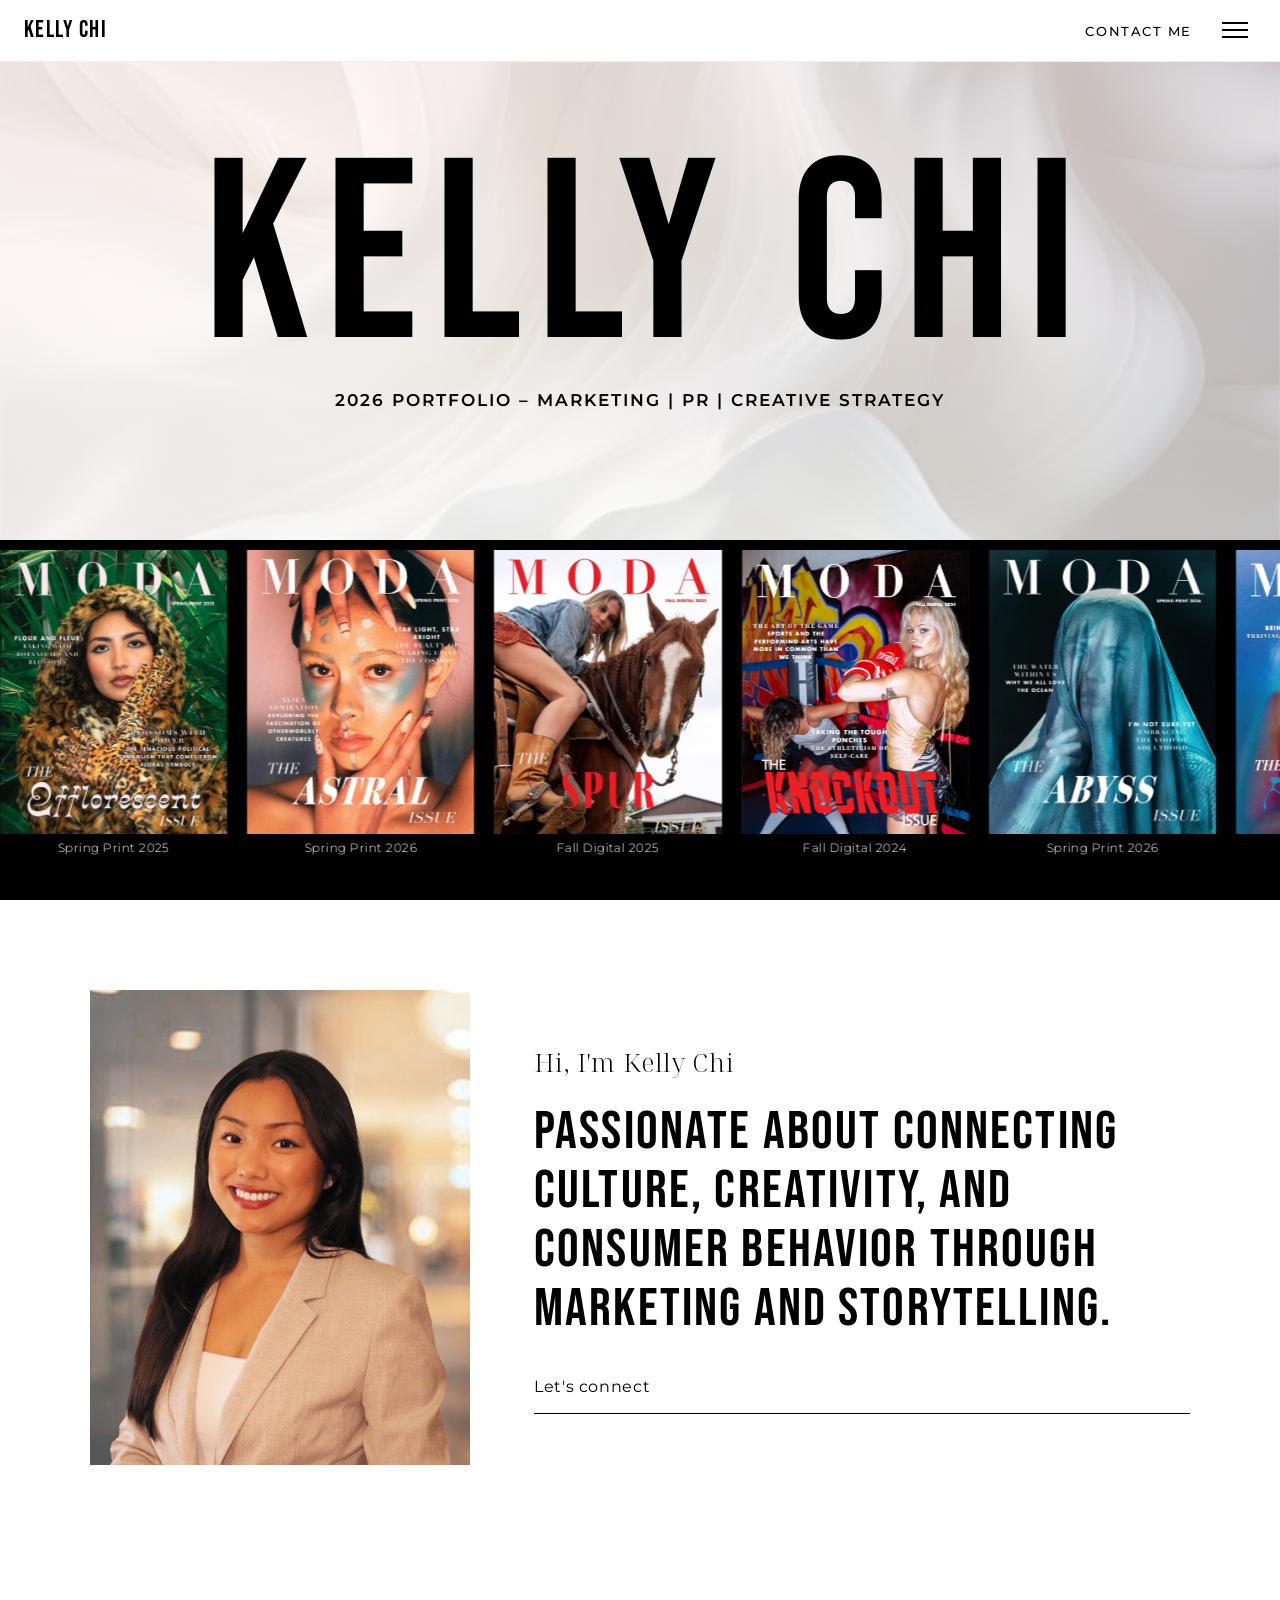
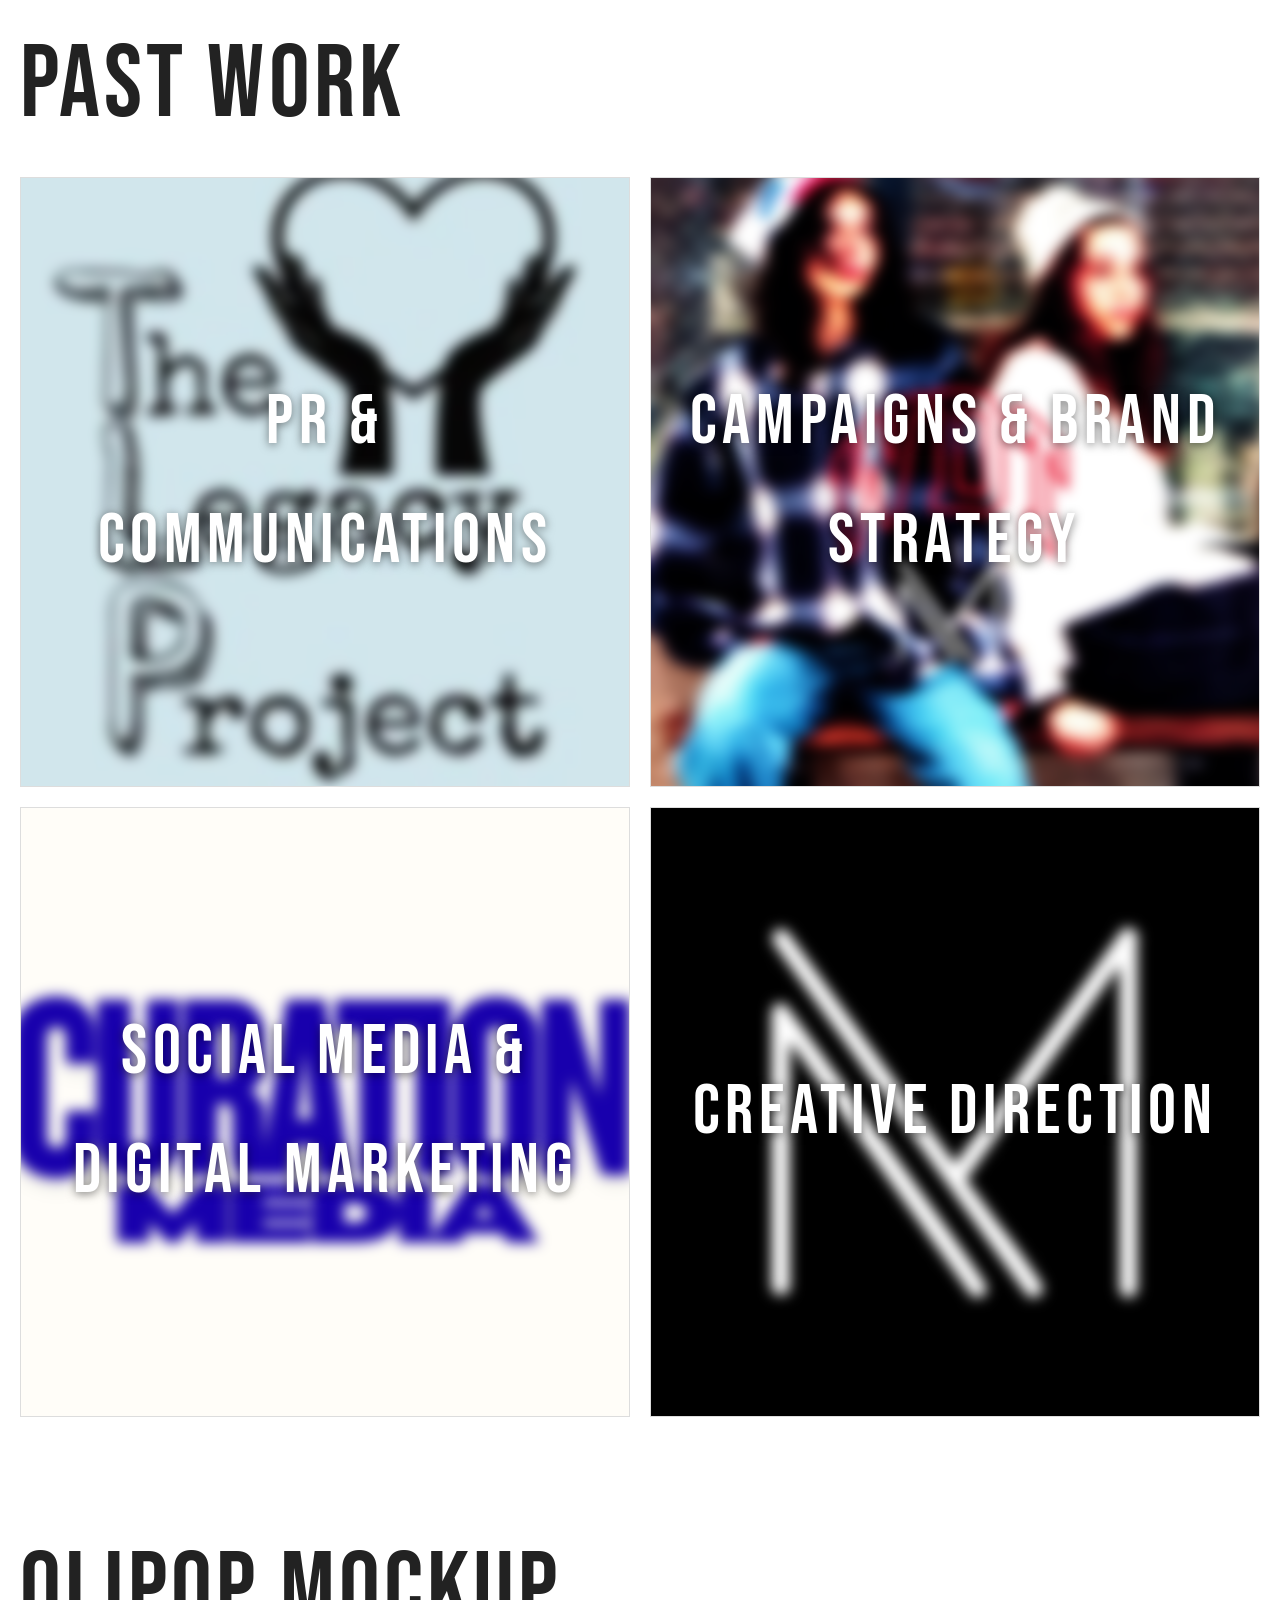
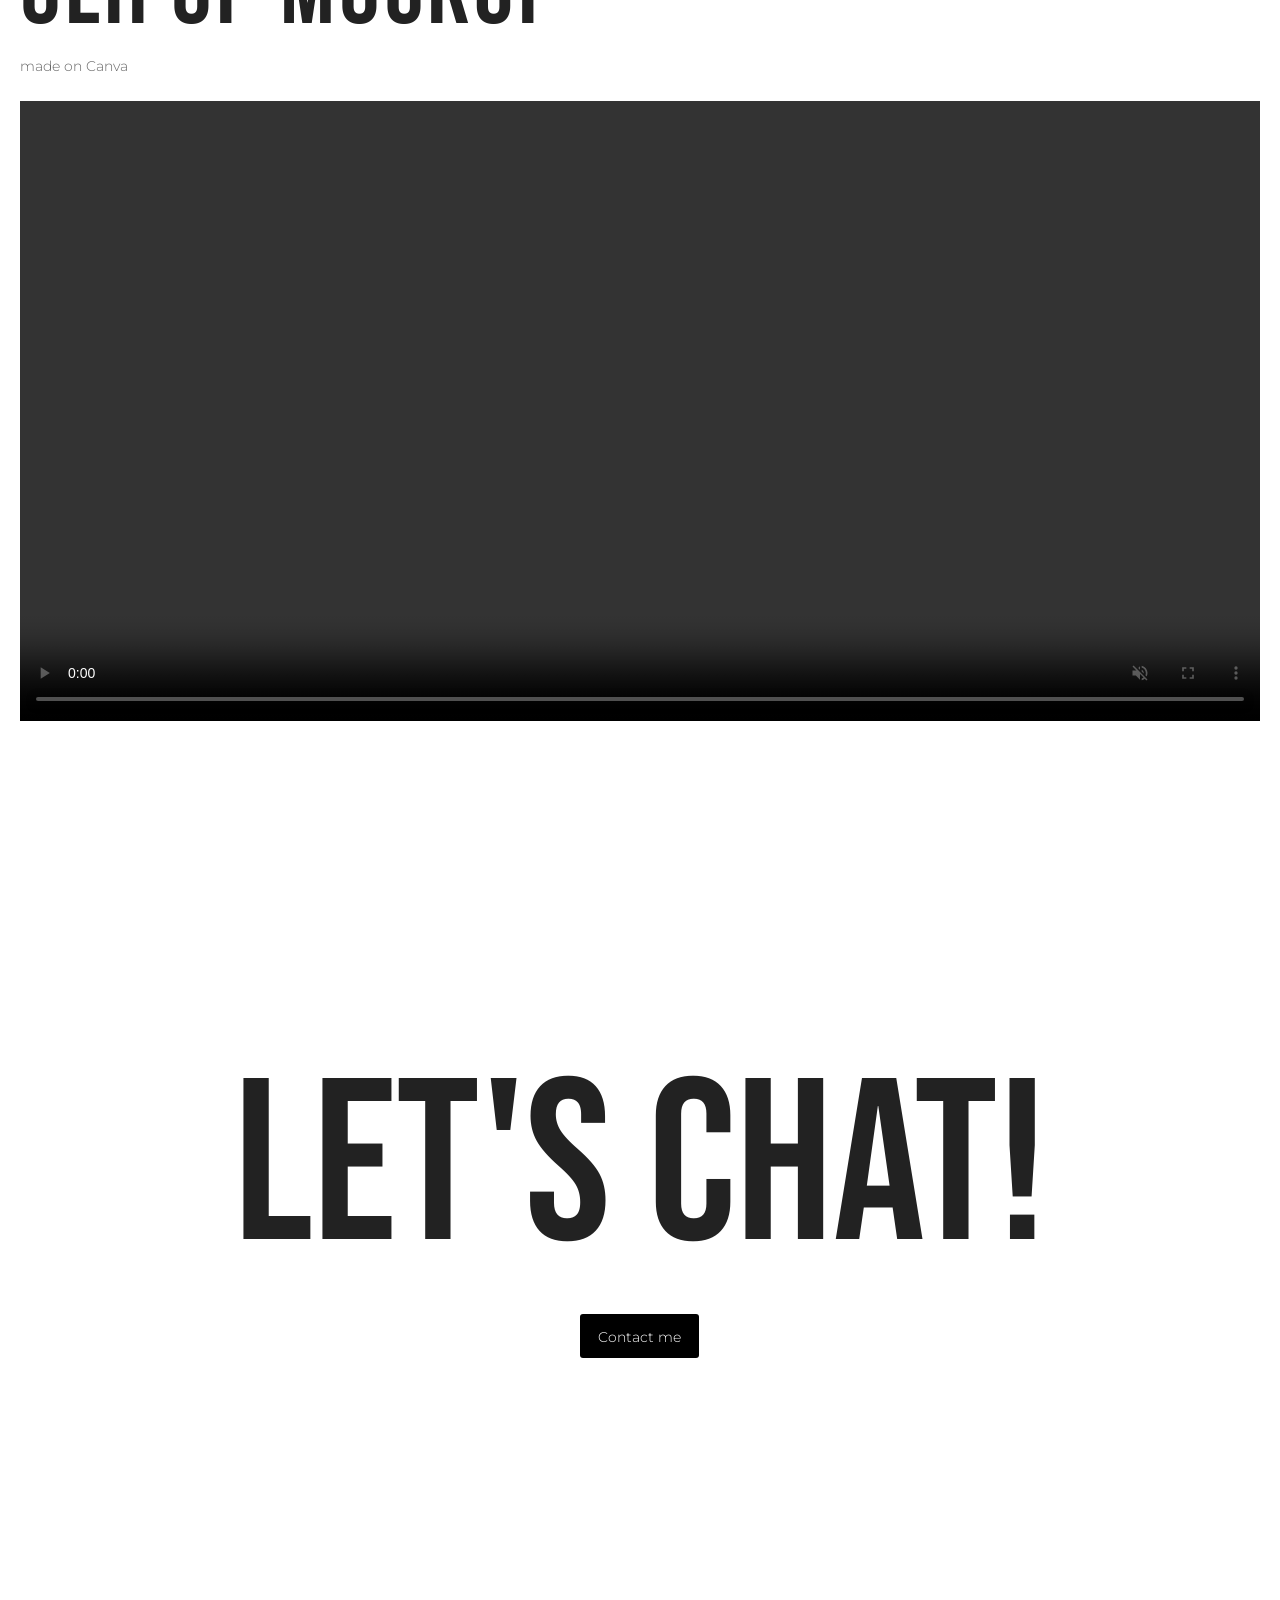
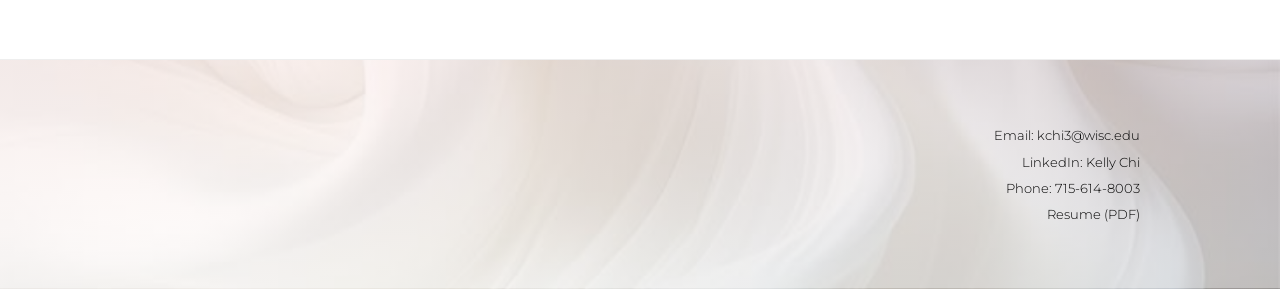
<file: index.html>
<!DOCTYPE html>
<html lang="en">
<head>
  <meta charset="UTF-8">
  <meta name="viewport" content="width=device-width, initial-scale=1.0">
  <title>Kelly Chi | 2026 Portfolio</title>
  <link rel="icon" type="image/png" href="images/logo.png">
  <link rel="preconnect" href="https://fonts.googleapis.com">
  <link rel="preconnect" href="https://fonts.gstatic.com" crossorigin>
  <link href="https://fonts.googleapis.com/css2?family=Bebas+Neue&family=Montserrat:wght@300;400;500;600&family=Noto+Serif+Display:wght@300;400;500&display=swap" rel="stylesheet">
  <link rel="stylesheet" href="styles.css">
</head>

<body id="top">

  <header class="site-header">
    <div class="header-inner container">
      <h2 class="brand"><a href="index.html">Kelly Chi</a></h2>
      <div class="header-right">
        <a class="header-contact" href="mailto:kchi3@wisc.edu"><span class="roll"><span data-text="Contact me">Contact me</span></span></a>
        <button class="menu-btn" aria-label="Open menu" aria-expanded="false" aria-controls="site-menu">
          <span></span><span></span><span></span>
        </button>
      </div>
      <nav class="menu" id="site-menu">
        <a href="prcommunications.html">PR &amp; Communications</a>
        <a href="campaignsbrandstrategy.html">Campaigns &amp; Brand Strategy</a>
        <a href="socialmediadigitalmarketing.html">Social Media &amp; Digital Marketing</a>
        <a href="creativedirection.html">Creative Direction</a>
      </nav>
    </div>
  </header>

  <main>

    <!-- Hero -->
    <section class="hero" id="about">
      <div class="container hero-content">
        <h1>Kelly Chi</h1>
        <p class="hero-subhead">2026 Portfolio &ndash; Marketing | PR | Creative Strategy</p>
      </div>
    </section>

    <!-- MODA moving photo belt: Set 2 duplicates Set 1 so the loop never has a gap -->
    <section class="moda-strip" aria-label="MODA Magazine photos">
      <div class="moda-track">
        <figure class="moda-item"><img src="images/MODA1.png" alt="MODA Spring Print 2025"><figcaption>Spring Print 2025</figcaption></figure>
        <figure class="moda-item"><img src="images/MODA2.png" alt="MODA Spring Print 2026"><figcaption>Spring Print 2026</figcaption></figure>
        <figure class="moda-item"><img src="images/MODA3.png" alt="MODA Fall Digital 2025"><figcaption>Fall Digital 2025</figcaption></figure>
        <figure class="moda-item"><img src="images/MODA4.png" alt="MODA Fall Digital 2024"><figcaption>Fall Digital 2024</figcaption></figure>
        <figure class="moda-item"><img src="images/MODA5.png" alt="MODA Spring Print 2026"><figcaption>Spring Print 2026</figcaption></figure>
        <figure class="moda-item"><img src="images/MODA6.png" alt="MODA Fall Print 2024"><figcaption>Fall Print 2024</figcaption></figure>
        <figure class="moda-item"><img src="images/MODA7.png" alt="MODA Fall Print 2025"><figcaption>Fall Print 2025</figcaption></figure>
        <figure class="moda-item"><img src="images/MODA8.png" alt="MODA Spring Print 2024"><figcaption>Spring Print 2024</figcaption></figure>
        <figure class="moda-item"><img src="images/MODA9.png" alt="MODA Spring Digital 2025"><figcaption>Spring Digital 2025</figcaption></figure>

        <figure class="moda-item" aria-hidden="true"><img src="images/MODA1.png" alt=""><figcaption>Spring Print 2025</figcaption></figure>
        <figure class="moda-item" aria-hidden="true"><img src="images/MODA2.png" alt=""><figcaption>Spring Print 2026</figcaption></figure>
        <figure class="moda-item" aria-hidden="true"><img src="images/MODA3.png" alt=""><figcaption>Fall Digital 2025</figcaption></figure>
        <figure class="moda-item" aria-hidden="true"><img src="images/MODA4.png" alt=""><figcaption>Fall Digital 2024</figcaption></figure>
        <figure class="moda-item" aria-hidden="true"><img src="images/MODA5.png" alt=""><figcaption>Spring Print 2026</figcaption></figure>
        <figure class="moda-item" aria-hidden="true"><img src="images/MODA6.png" alt=""><figcaption>Fall Print 2024</figcaption></figure>
        <figure class="moda-item" aria-hidden="true"><img src="images/MODA7.png" alt=""><figcaption>Fall Print 2025</figcaption></figure>
        <figure class="moda-item" aria-hidden="true"><img src="images/MODA8.png" alt=""><figcaption>Spring Print 2024</figcaption></figure>
        <figure class="moda-item" aria-hidden="true"><img src="images/MODA9.png" alt=""><figcaption>Spring Digital 2025</figcaption></figure>
      </div>
    </section>

    <!-- Intro: portrait photo on the left, text on the right -->
    <section class="intro">
      <img class="headshot" src="images/h2.png" alt="Kelly Chi headshot">
      <div class="intro-text">
        <p class="intro-hi">Hi, I'm Kelly Chi</p>
        <p class="about-text">Passionate about connecting culture, creativity, and consumer behavior through marketing and storytelling.</p>
        <a class="connect-link" href="https://www.linkedin.com/in/kelly-chi-2a2051334/" target="_blank" rel="noopener noreferrer"><span class="roll"><span data-text="Let's connect">Let's connect</span></span></a>
      </div>
    </section>

    <!-- Past Work -->
    <section class="features container" id="work">
      <h2 class="big-title">Past Work</h2>
      <div class="work-grid">
        <a class="work-tile" href="prcommunications.html">
          <img src="images/tlpmain.png" alt="PR and Communications work">
          <span class="work-label">PR &amp; Communications</span>
        </a>
        <a class="work-tile" href="campaignsbrandstrategy.html">
          <img src="images/wdt3.png" alt="Campaigns and Brand Strategy work">
          <span class="work-label">Campaigns &amp; Brand Strategy</span>
        </a>
        <a class="work-tile" href="socialmediadigitalmarketing.html">
          <img src="images/curation.png" alt="Social Media and Digital Marketing work">
          <span class="work-label">Social Media &amp; Digital Marketing</span>
        </a>
        <a class="work-tile" href="creativedirection.html">
          <img src="images/moda.png" alt="Creative Direction work">
          <span class="work-label">Creative Direction</span>
        </a>
      </div>
    </section>

    <!-- Featured content -->
    <section class="featured" id="featured">
      <div class="container">
        <h2 class="big-title">Olipop Mockup</h2>
        <p class="section-lede">made on Canva</p>
        <video src="videos/OLIPOP.mp4" autoplay muted loop playsinline controls></video>
      </div>
    </section>

    <!-- Let's Chat -->
    <section class="cta" id="contact">
      <div class="cta-inner container">
        <h2>Let's Chat!</h2>
        <a class="btn btn-dark" href="mailto:kchi3@wisc.edu"><span class="roll"><span data-text="Contact me">Contact me</span></span></a>
      </div>
    </section>

  </main>

  <footer class="site-footer">
    <div class="footer-inner container">
      <ul>
        <li><a href="mailto:kchi3@wisc.edu">Email: kchi3@wisc.edu</a></li>
        <li><a href="https://www.linkedin.com/in/kelly-chi-2a2051334/">LinkedIn: Kelly Chi</a></li>
        <li><a href="tel:7156148003">Phone: 715-614-8003</a></li>
        <li><a href="Kelly%20Chi%20Resume%20Fall%202026%20(8).pdf" target="_blank" rel="noopener">Resume (PDF)</a></li>
      </ul>
    </div>
  </footer>

  <script src="cursor.js"></script>
  <script src="menu.js"></script>

</body>
</html>
</file>
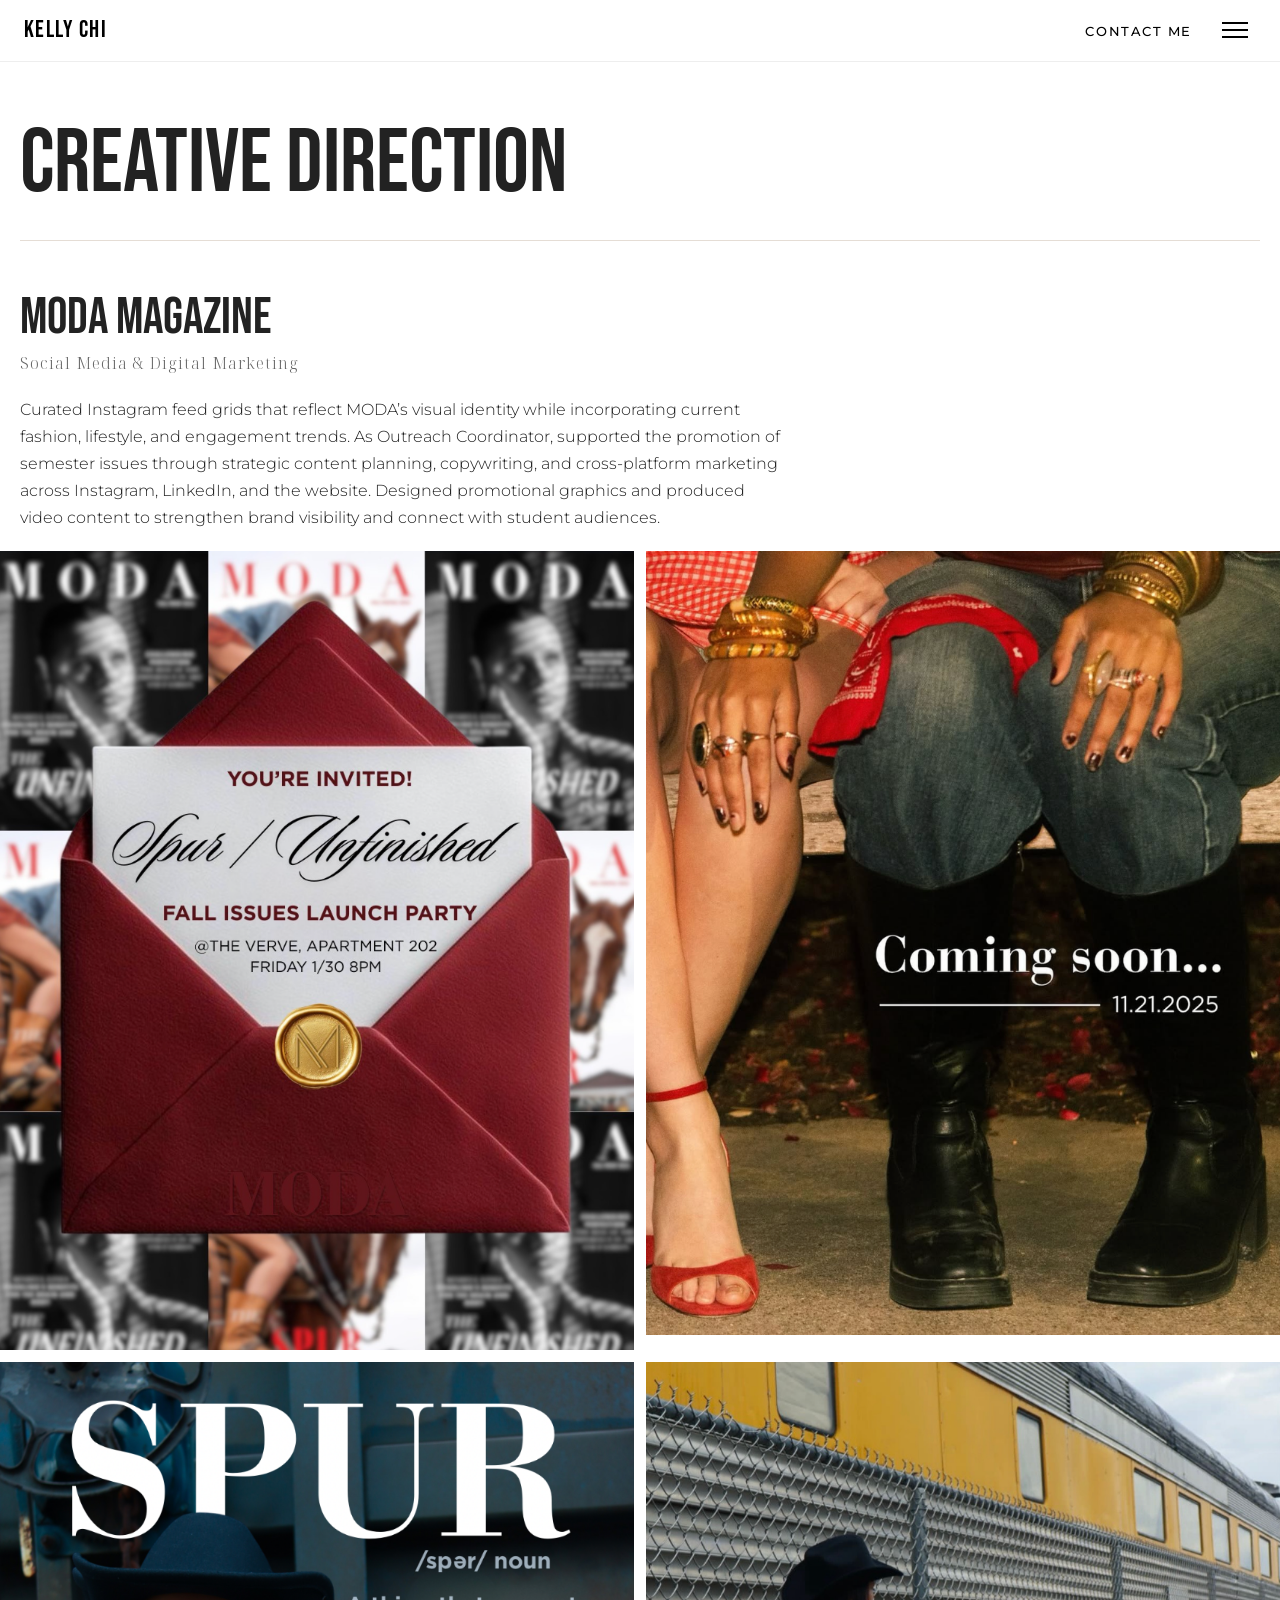
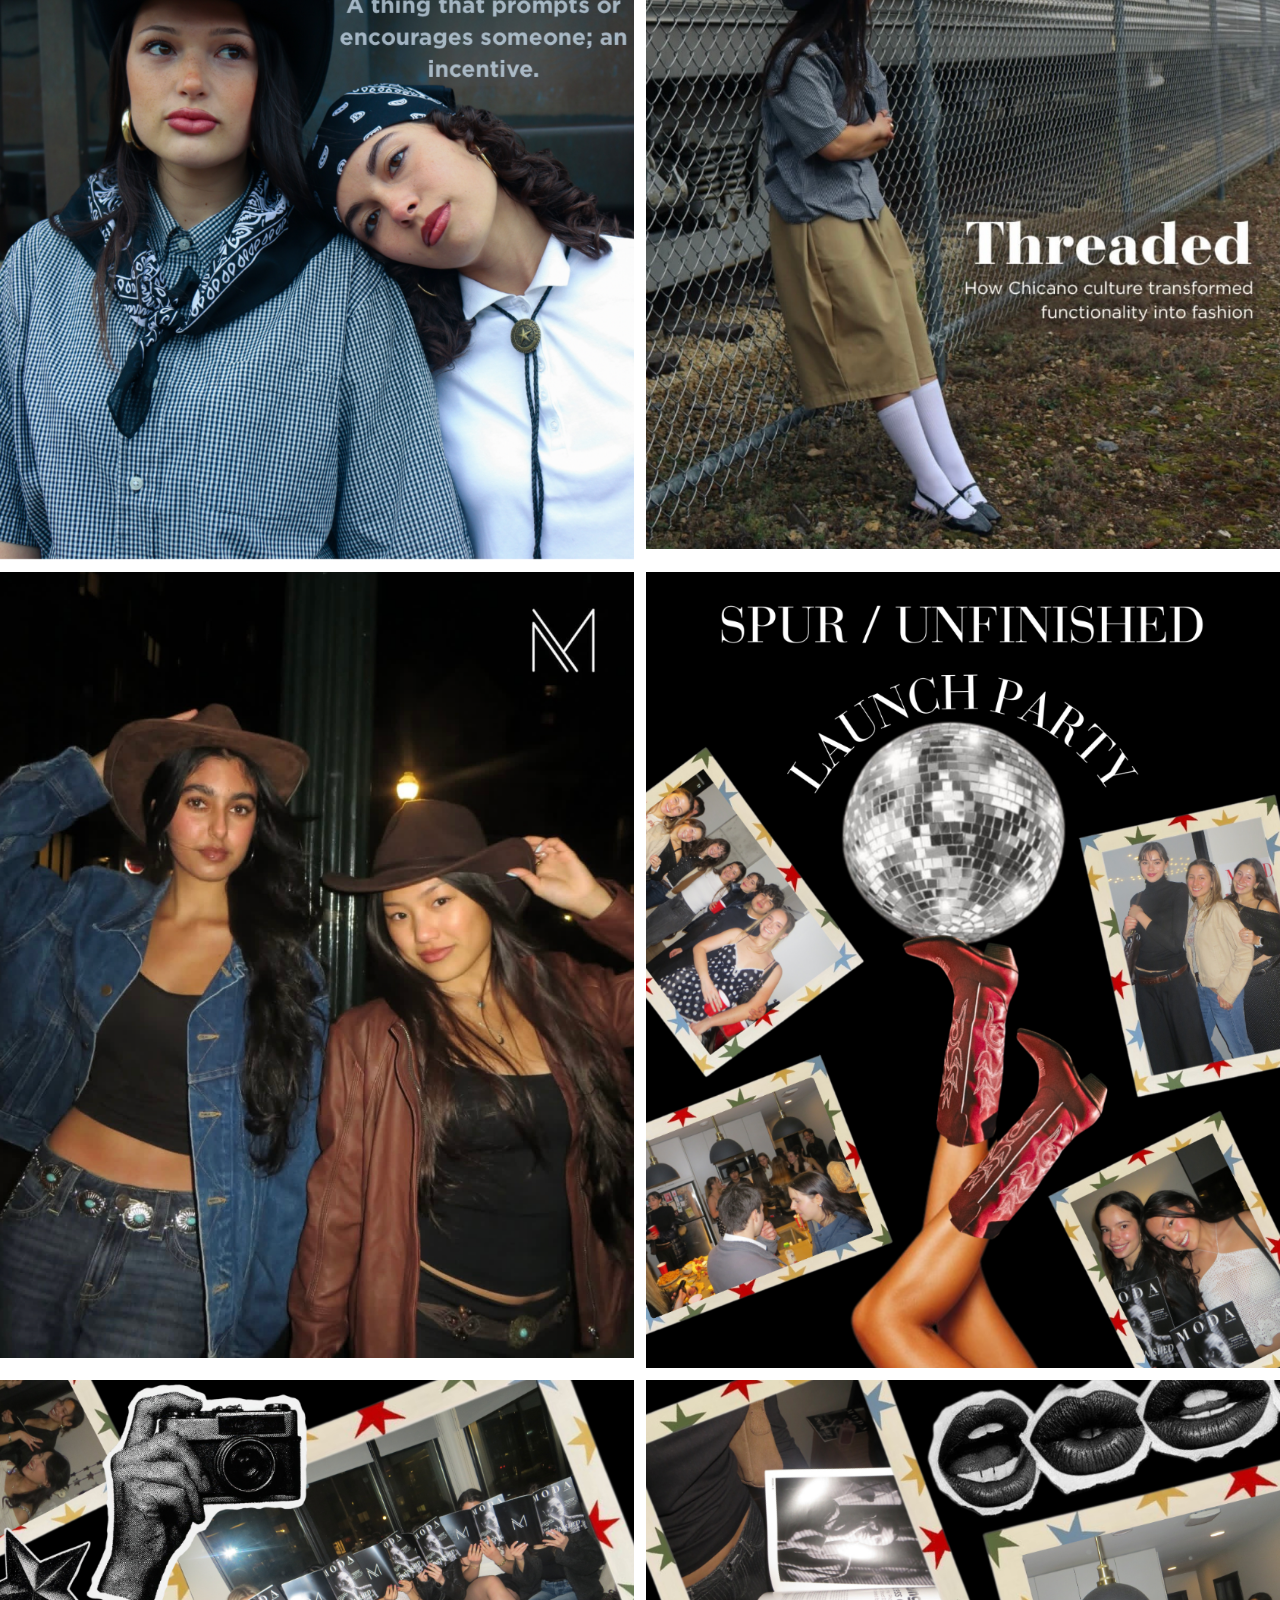
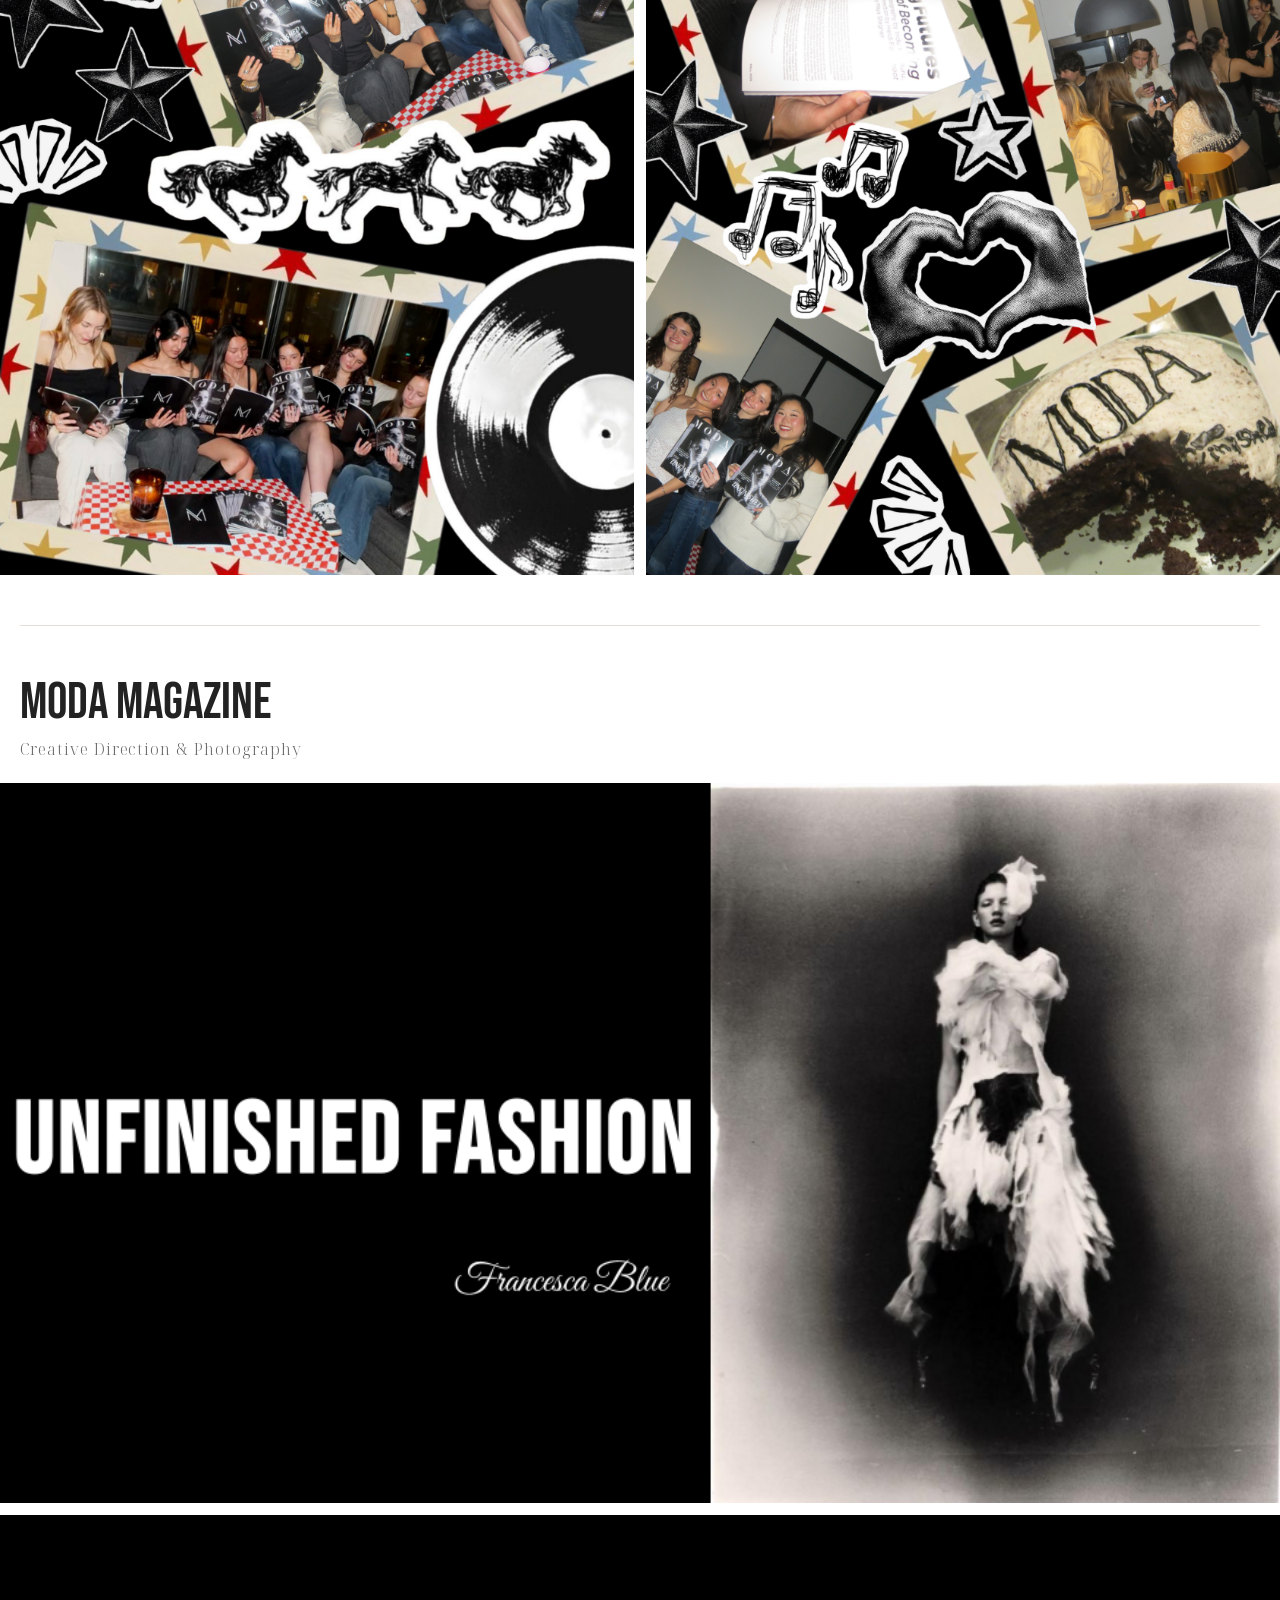
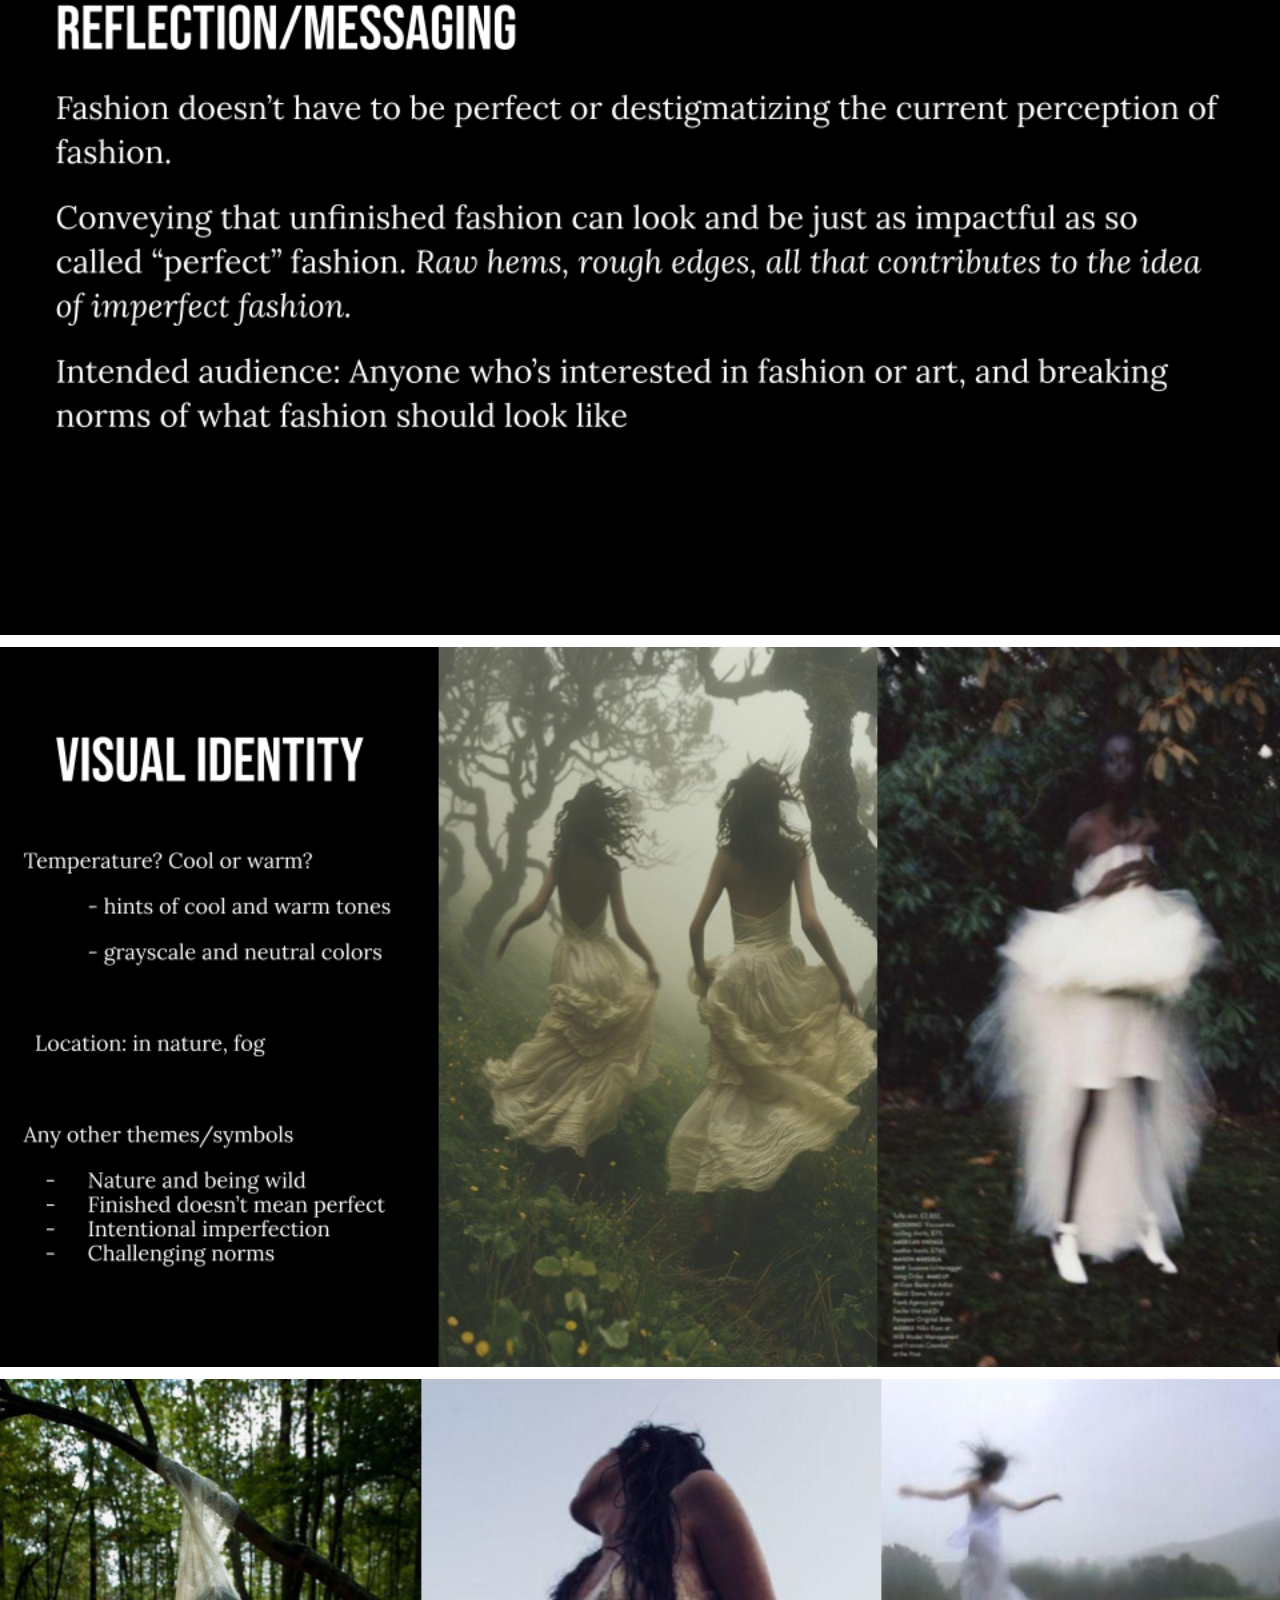
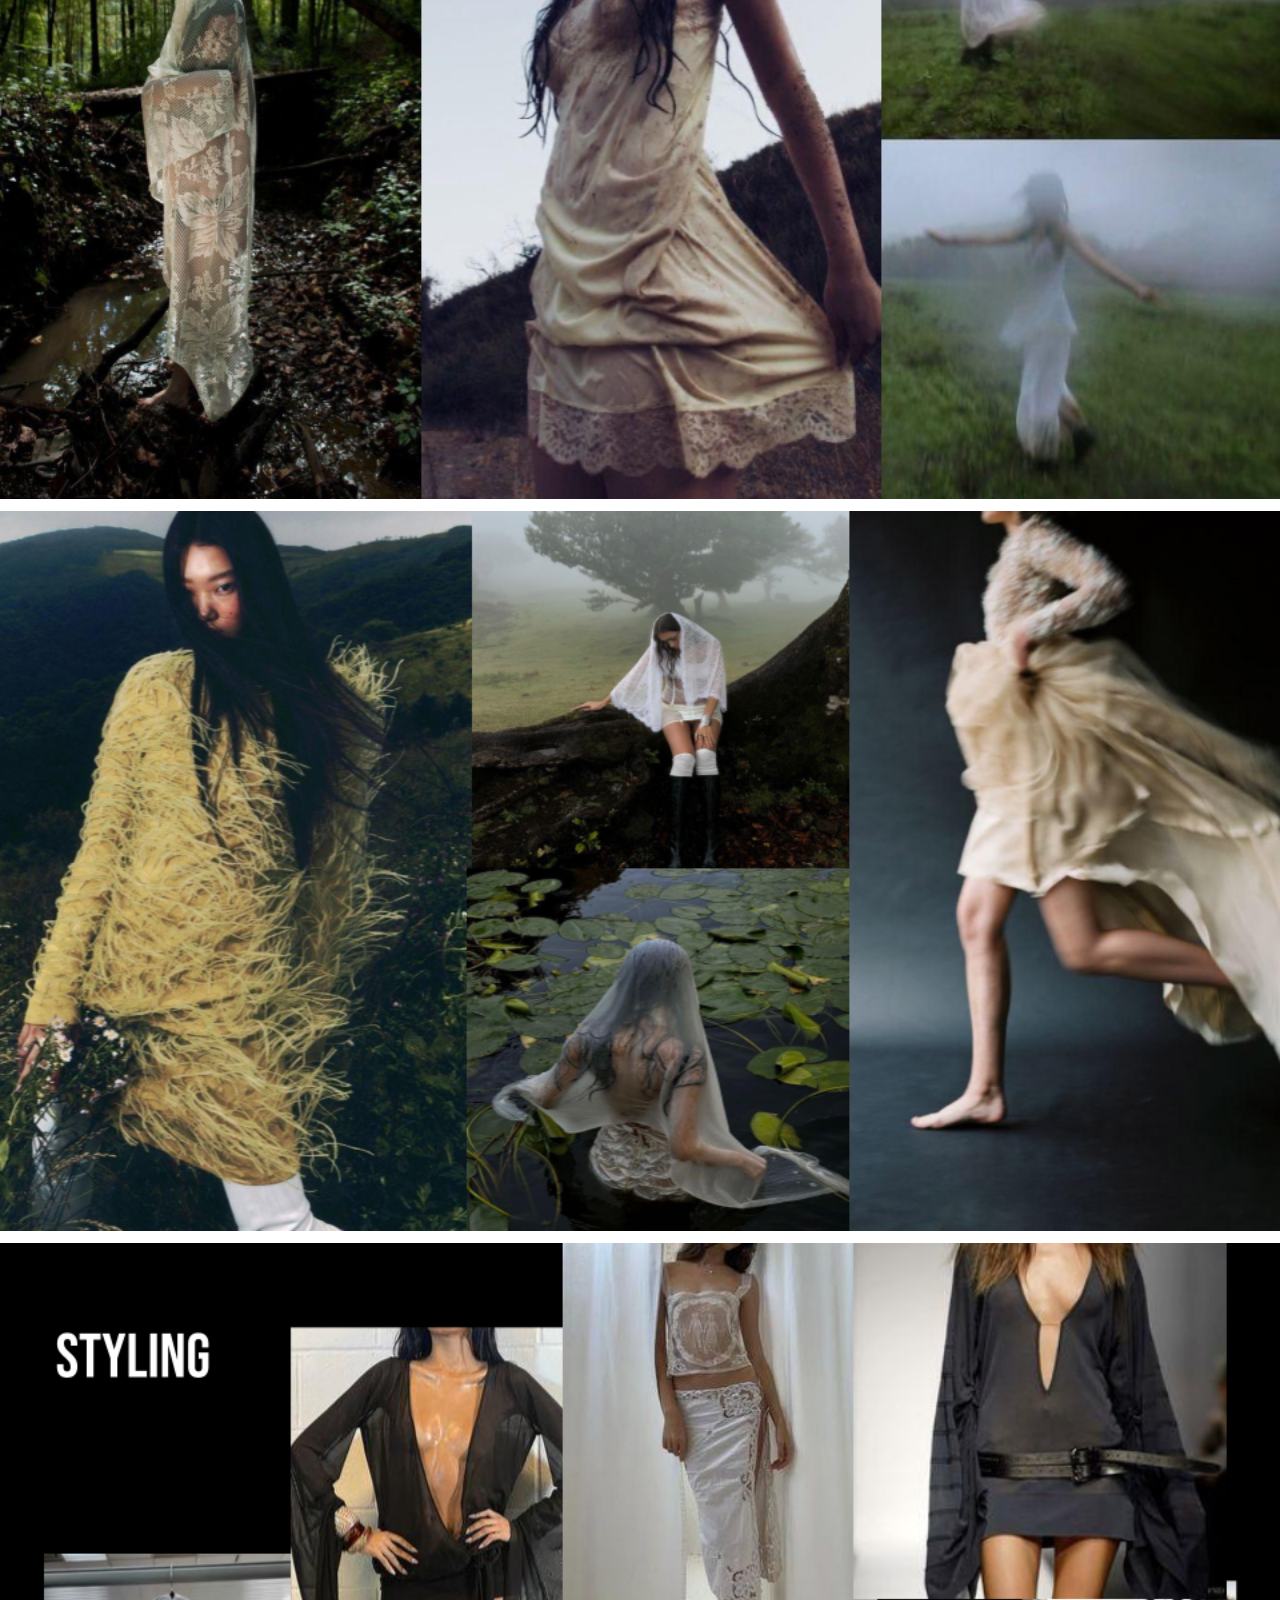
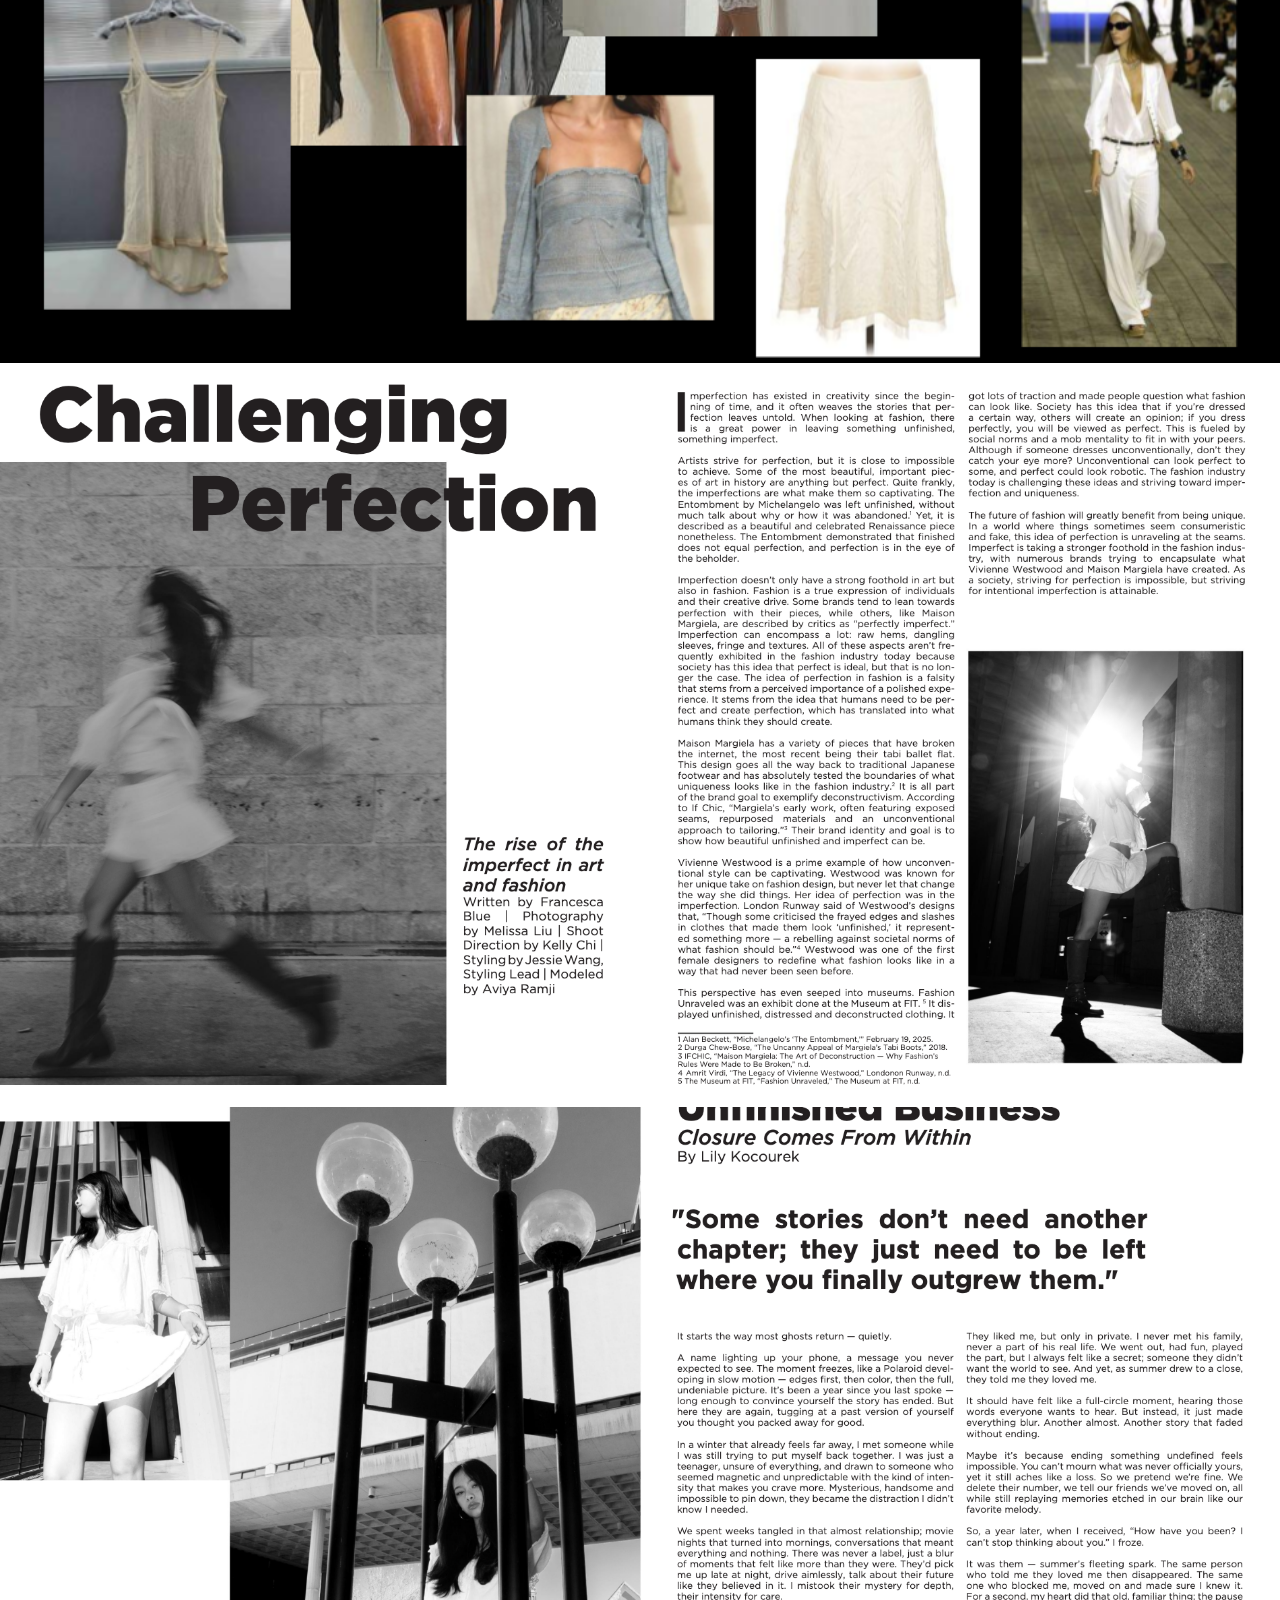
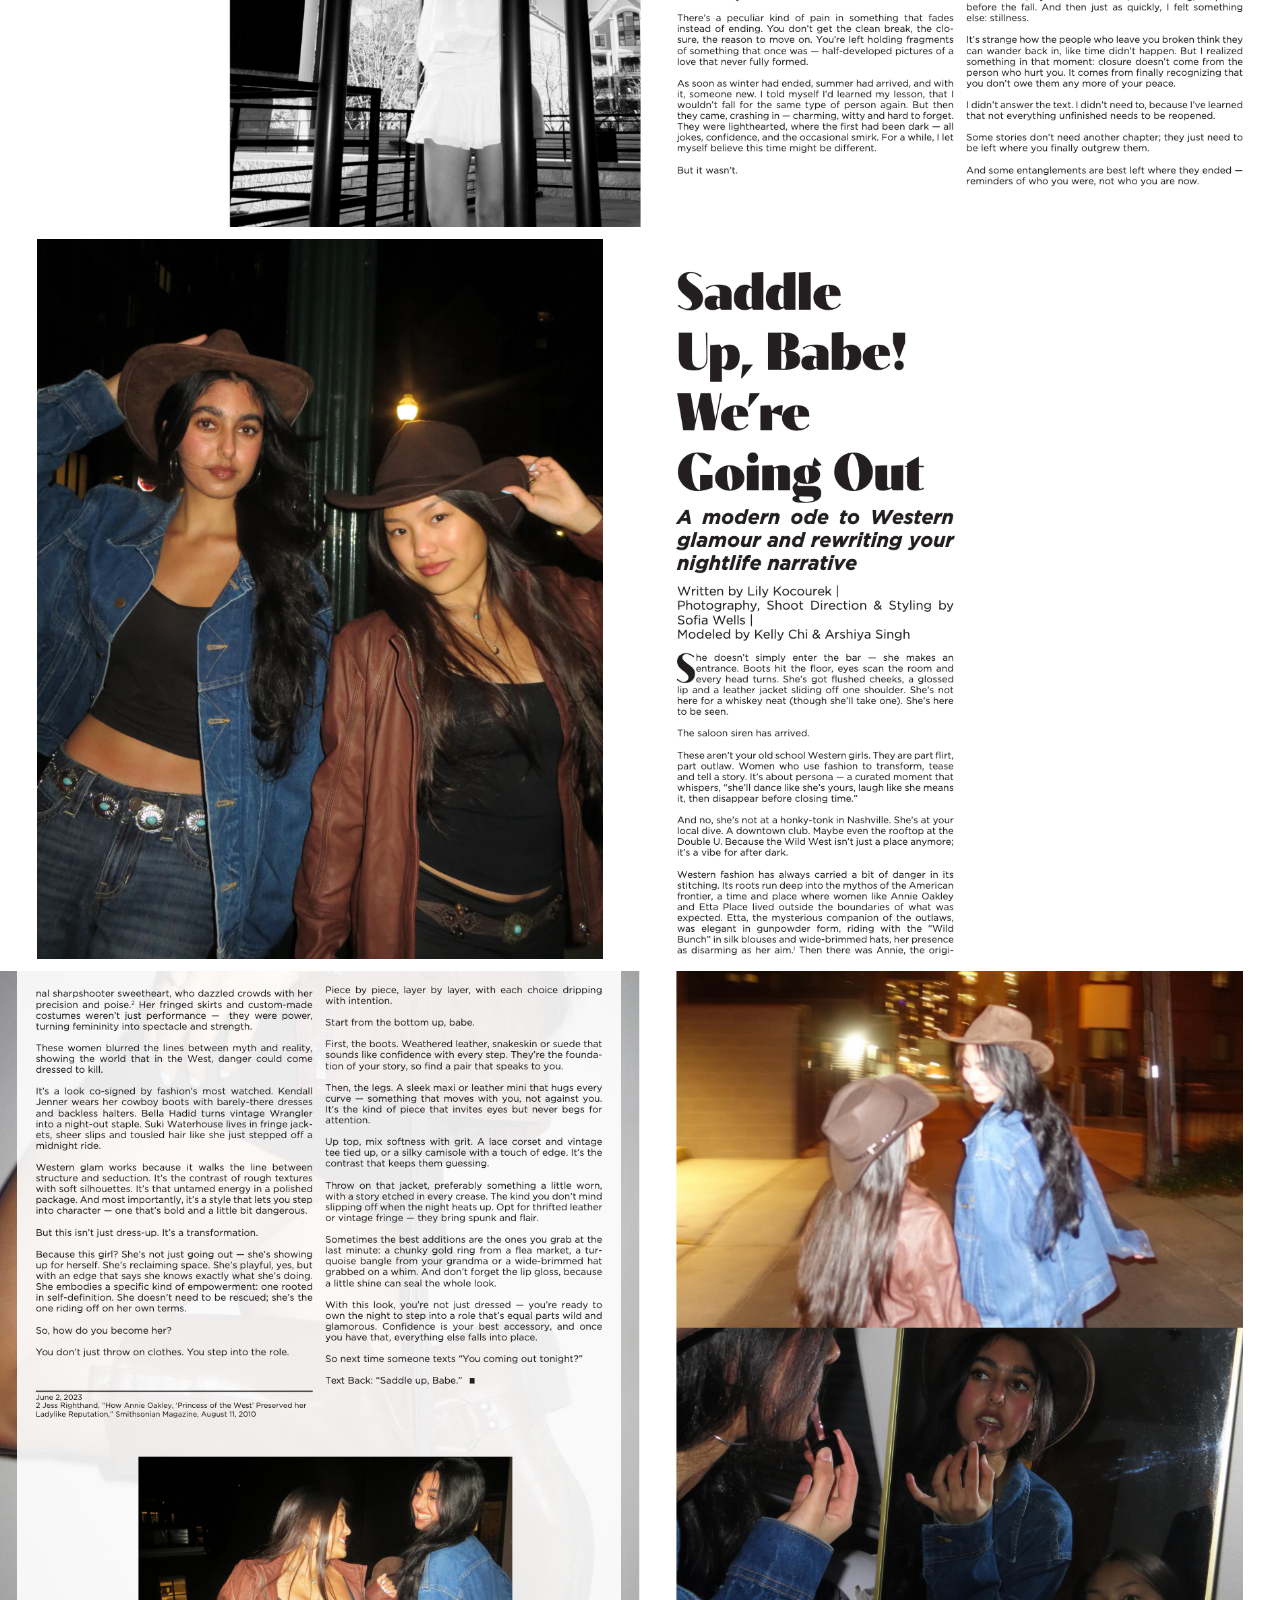
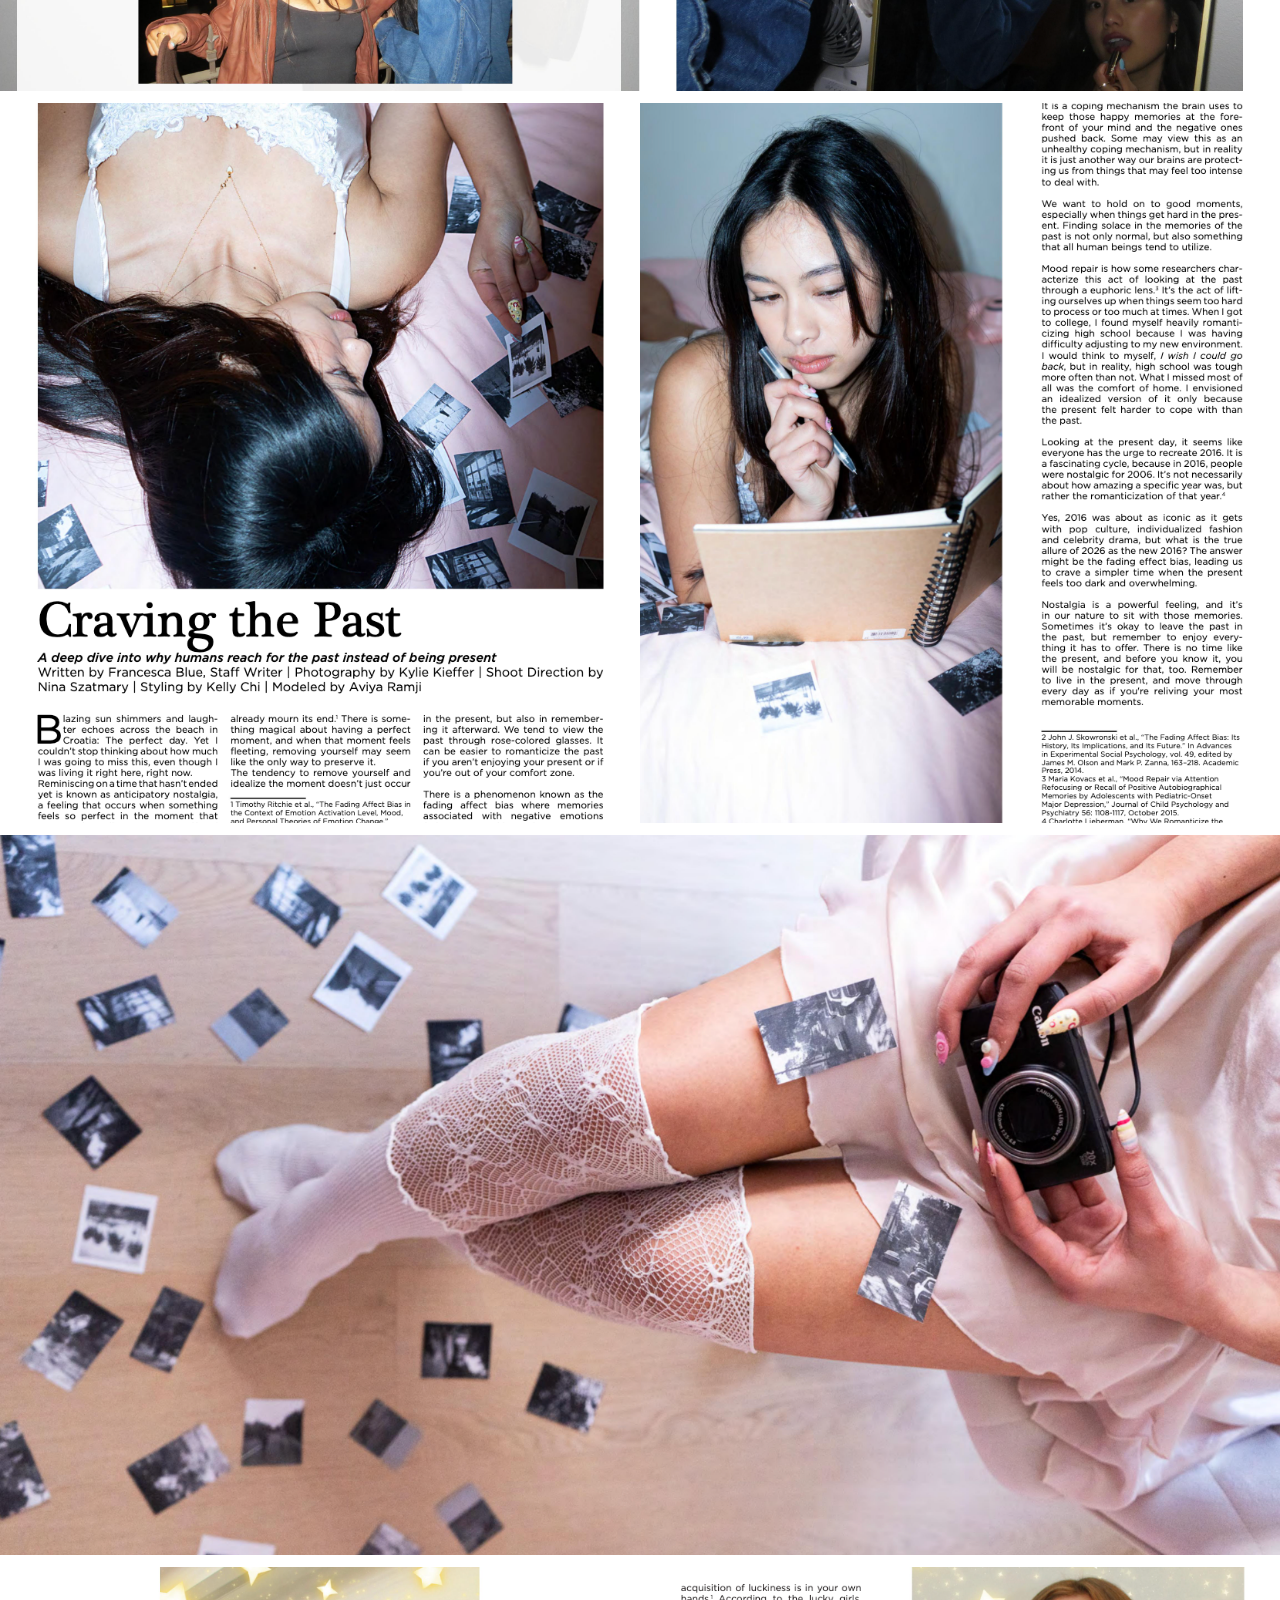
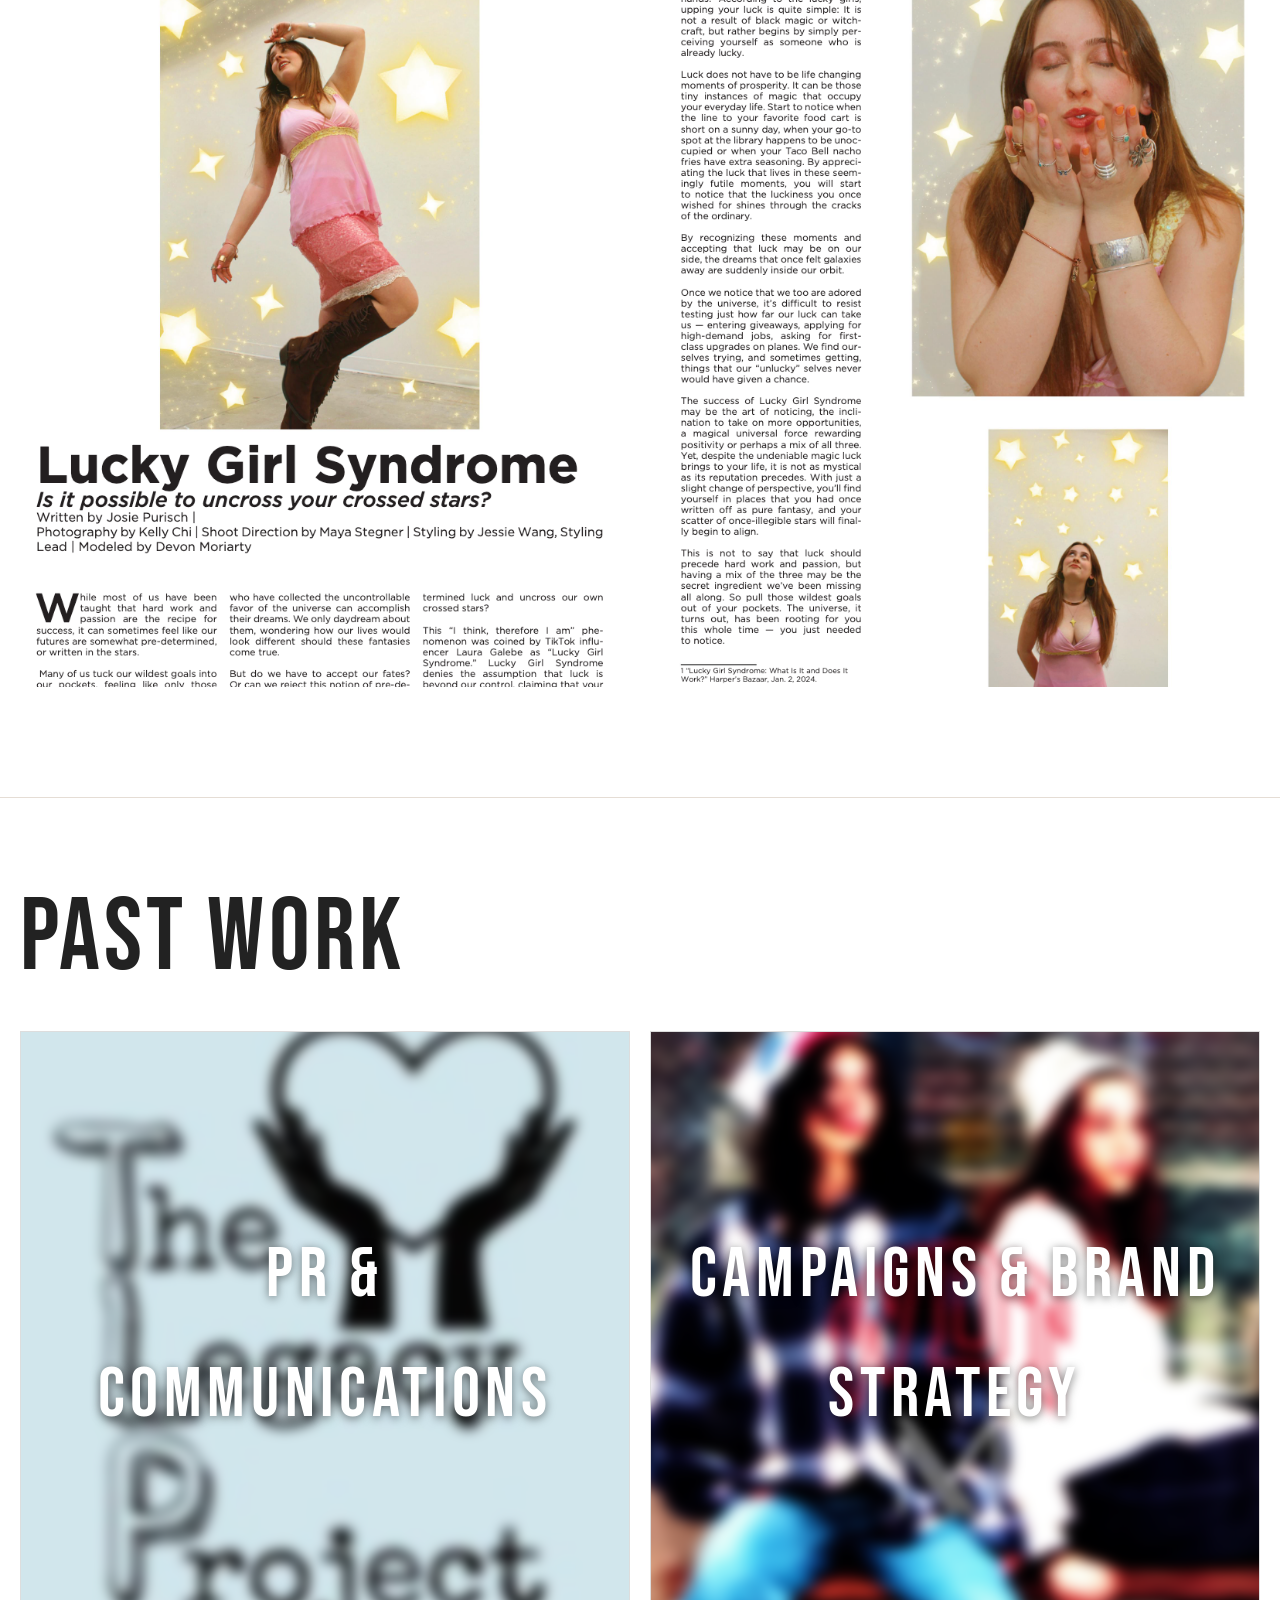
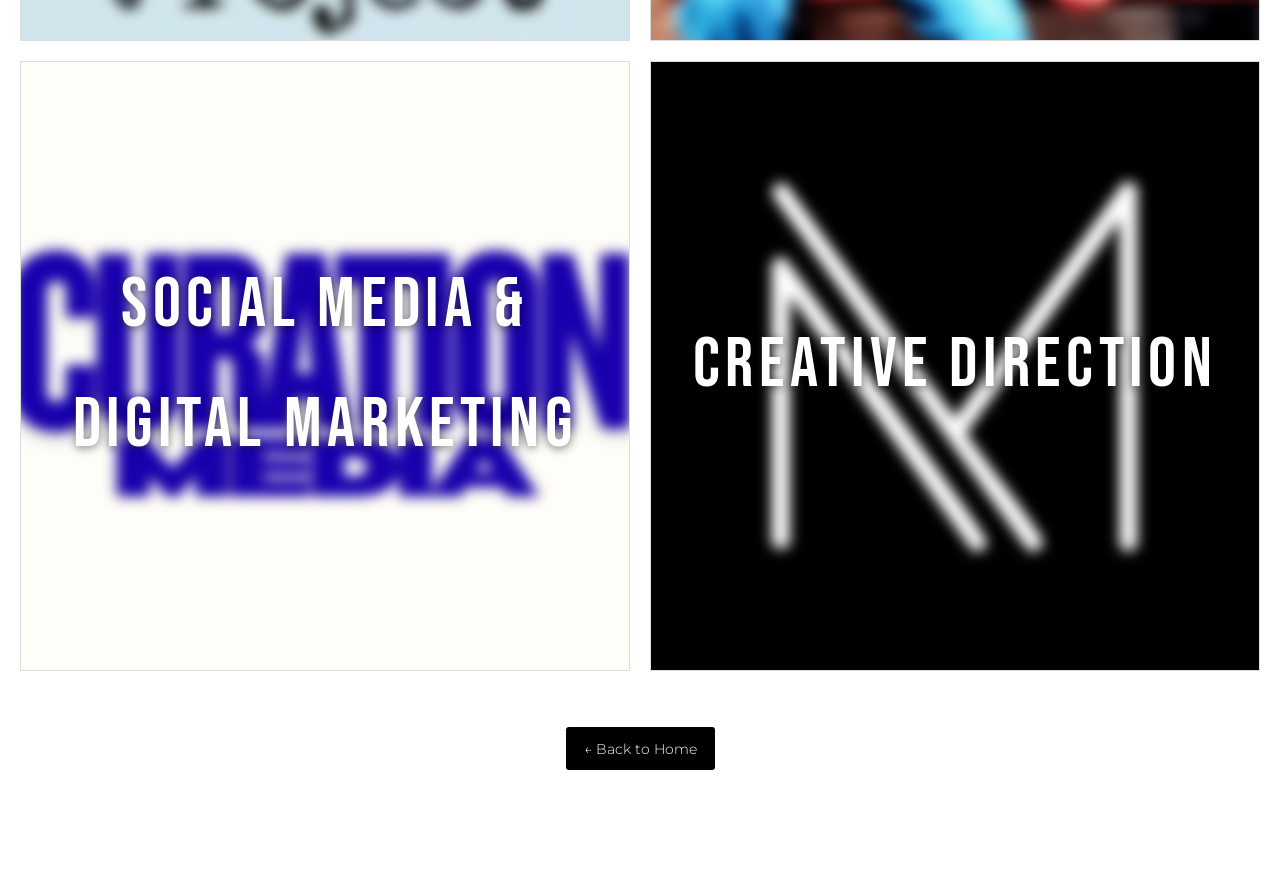
<file: creativedirection.html>
<!DOCTYPE html>
<html lang="en">
<head>
  <meta charset="UTF-8">
  <meta name="viewport" content="width=device-width, initial-scale=1.0">
  <title>Creative Direction | Kelly Chi</title>
  <link rel="icon" type="image/png" href="images/logo.png">
  <link rel="preconnect" href="https://fonts.googleapis.com">
  <link rel="preconnect" href="https://fonts.gstatic.com" crossorigin>
  <link href="https://fonts.googleapis.com/css2?family=Bebas+Neue&family=Montserrat:wght@300;400;500;600&family=Noto+Serif+Display:wght@300;400;500&display=swap" rel="stylesheet">
  <link rel="stylesheet" href="styles.css">
</head>
<body>

  <header class="site-header">
    <div class="header-inner container">
      <h2 class="brand"><a href="index.html">Kelly Chi</a></h2>
      <div class="header-right">
        <a class="header-contact" href="mailto:kchi3@wisc.edu"><span class="roll"><span data-text="Contact me">Contact me</span></span></a>
        <button class="menu-btn" aria-label="Open menu" aria-expanded="false" aria-controls="site-menu">
          <span></span><span></span><span></span>
        </button>
      </div>
      <nav class="menu" id="site-menu">
        <a href="prcommunications.html">PR &amp; Communications</a>
        <a href="campaignsbrandstrategy.html">Campaigns &amp; Brand Strategy</a>
        <a href="socialmediadigitalmarketing.html">Social Media &amp; Digital Marketing</a>
        <a href="creativedirection.html">Creative Direction</a>
      </nav>
    </div>
  </header>

  <main class="container page-content">
    <h1>Creative Direction</h1>

    <!-- MODA graphics: full screen width, two per row -->
    <section class="project">
      <h2>MODA Magazine</h2>
      <p class="project-role">Social Media &amp; Digital Marketing</p>
      <p>Curated Instagram feed grids that reflect MODA&rsquo;s visual identity while incorporating current fashion, lifestyle, and engagement trends. As Outreach Coordinator, supported the promotion of semester issues through strategic content planning, copywriting, and cross-platform marketing across Instagram, LinkedIn, and the website. Designed promotional graphics and produced video content to strengthen brand visibility and connect with student audiences.</p>

      <div class="gallery-full-2">
        <img src="images/g1.png" alt="MODA graphic 1">
        <img src="images/g2.png" alt="MODA graphic 2">
        <img src="images/g3.png" alt="MODA graphic 3">
        <img src="images/g4.png" alt="MODA graphic 4">
        <img src="images/g5.png" alt="MODA graphic 5">
        <img src="images/g6.png" alt="MODA graphic 6">
        <img src="images/g7.png" alt="MODA graphic 7">
        <img src="images/g8.png" alt="MODA graphic 8">
      </div>
    </section>

    <!-- MODA shoots: each landscape photo fills the screen width -->
    <section class="project">
      <h2>MODA Magazine</h2>
      <p class="project-role">Creative Direction &amp; Photography</p>

      <div class="gallery-full">
        <img src="images/Unfinished1.png" alt="MODA unfinished shoot 1">
        <img src="images/Unfinished2.png" alt="MODA unfinished shoot 2">
        <img src="images/Unfinished3.png" alt="MODA unfinished shoot 3">
        <img src="images/Unfinished4.png" alt="MODA unfinished shoot 4">
        <img src="images/Unfinished5.png" alt="MODA unfinished shoot 5">
        <img src="images/Unfinished6.png" alt="MODA unfinished shoot 6">
        <img src="images/sp6.png" alt="MODA shoot 6">
        <img src="images/sp7.png" alt="MODA shoot 7">
        <img src="images/sp3.png" alt="MODA shoot 3">
        <img src="images/sp4.png" alt="MODA shoot 4">
        <img src="images/sp1.png" alt="MODA shoot 1">
        <img src="images/sp2.png" alt="MODA shoot 2">
        <img src="images/sp5.png" alt="MODA shoot 5">
      </div>
    </section>
  </main>

  <!-- Past Work squares appear again at the bottom of every page -->
  <section class="more-work">
    <h2 class="big-title">Past Work</h2>
    <div class="work-grid">
      <a class="work-tile" href="prcommunications.html">
        <img src="images/tlpmain.png" alt="PR and Communications work">
        <span class="work-label">PR &amp; Communications</span>
      </a>
      <a class="work-tile" href="campaignsbrandstrategy.html">
        <img src="images/wdt3.png" alt="Campaigns and Brand Strategy work">
        <span class="work-label">Campaigns &amp; Brand Strategy</span>
      </a>
      <a class="work-tile" href="socialmediadigitalmarketing.html">
        <img src="images/curation.png" alt="Social Media and Digital Marketing work">
        <span class="work-label">Social Media &amp; Digital Marketing</span>
      </a>
      <a class="work-tile" href="creativedirection.html">
        <img src="images/moda.png" alt="Creative Direction work">
        <span class="work-label">Creative Direction</span>
      </a>
    </div>

    <div class="home-btn-wrap">
      <a class="btn btn-dark" href="index.html"><span class="roll"><span data-text="&larr; Back to Home">&larr; Back to Home</span></span></a>
    </div>
  </section>

  <script src="cursor.js"></script>
  <script src="menu.js"></script>
</body>
</html>
</file>
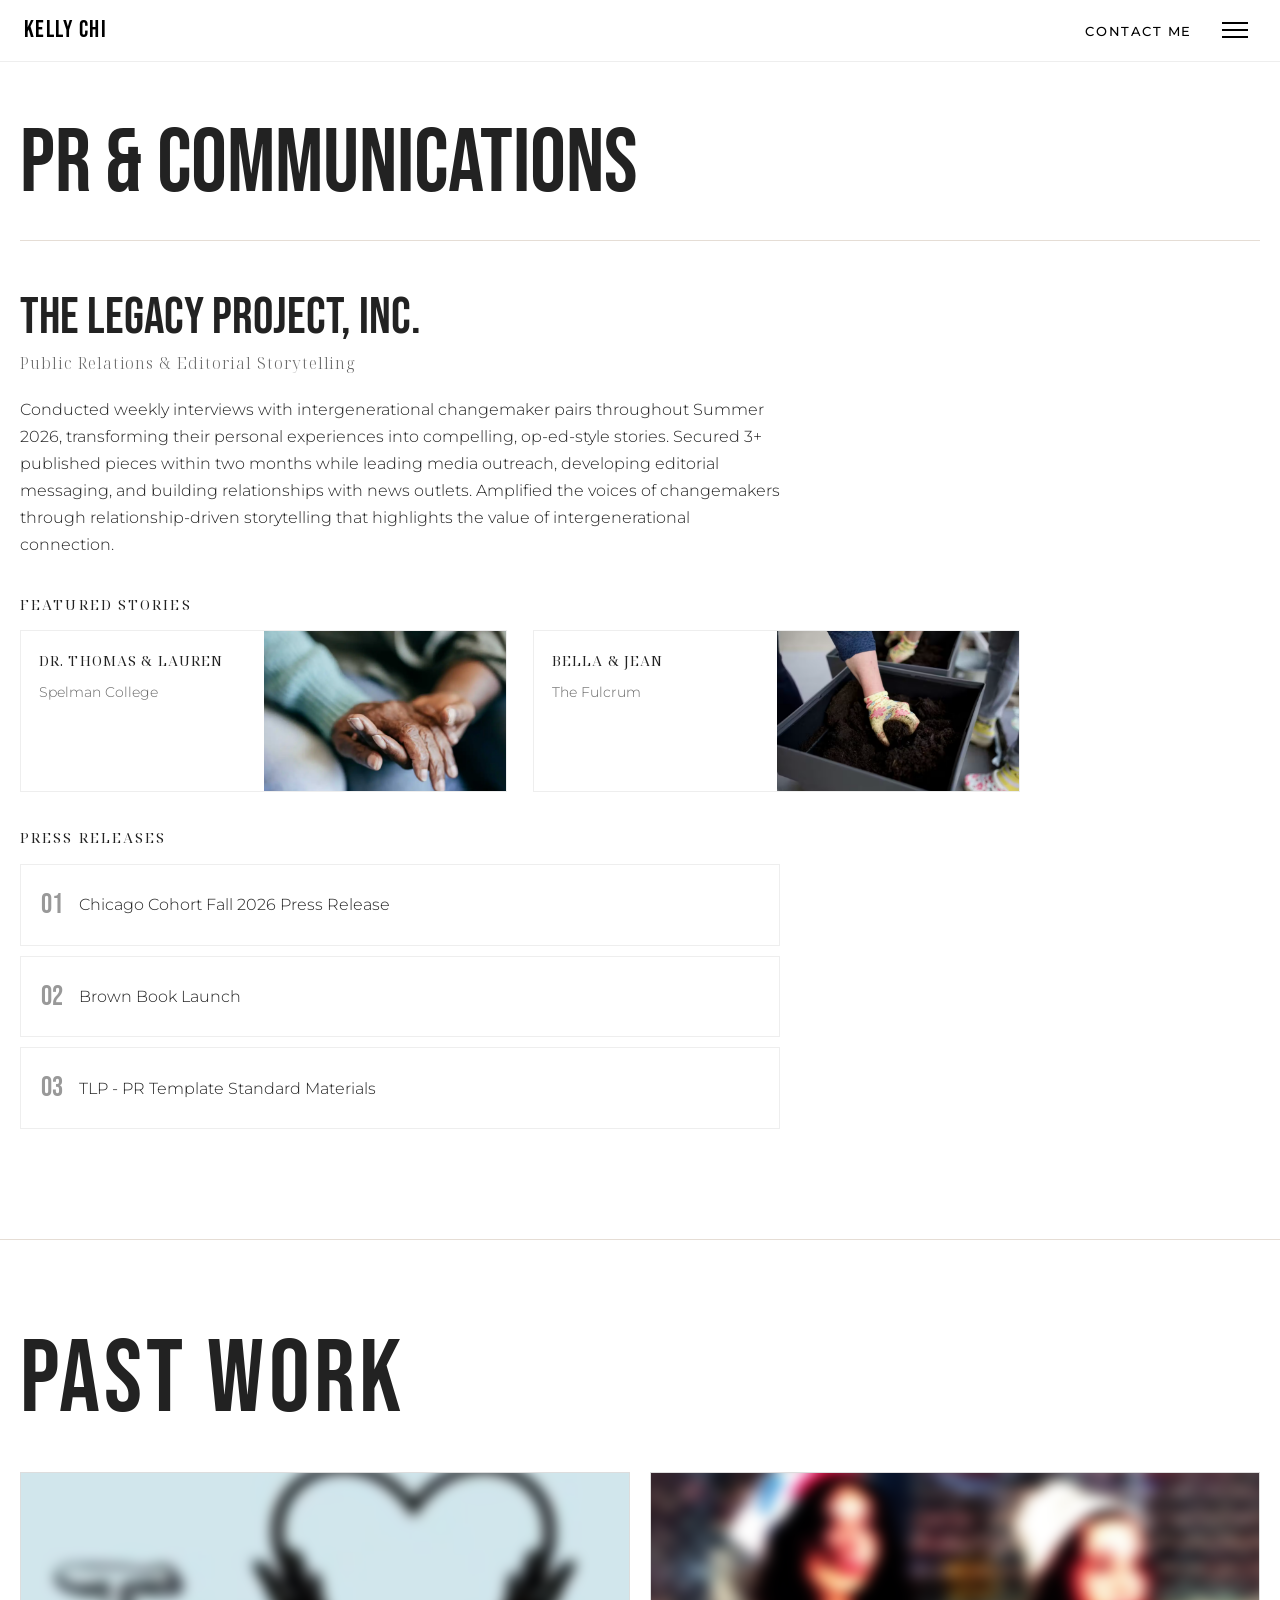
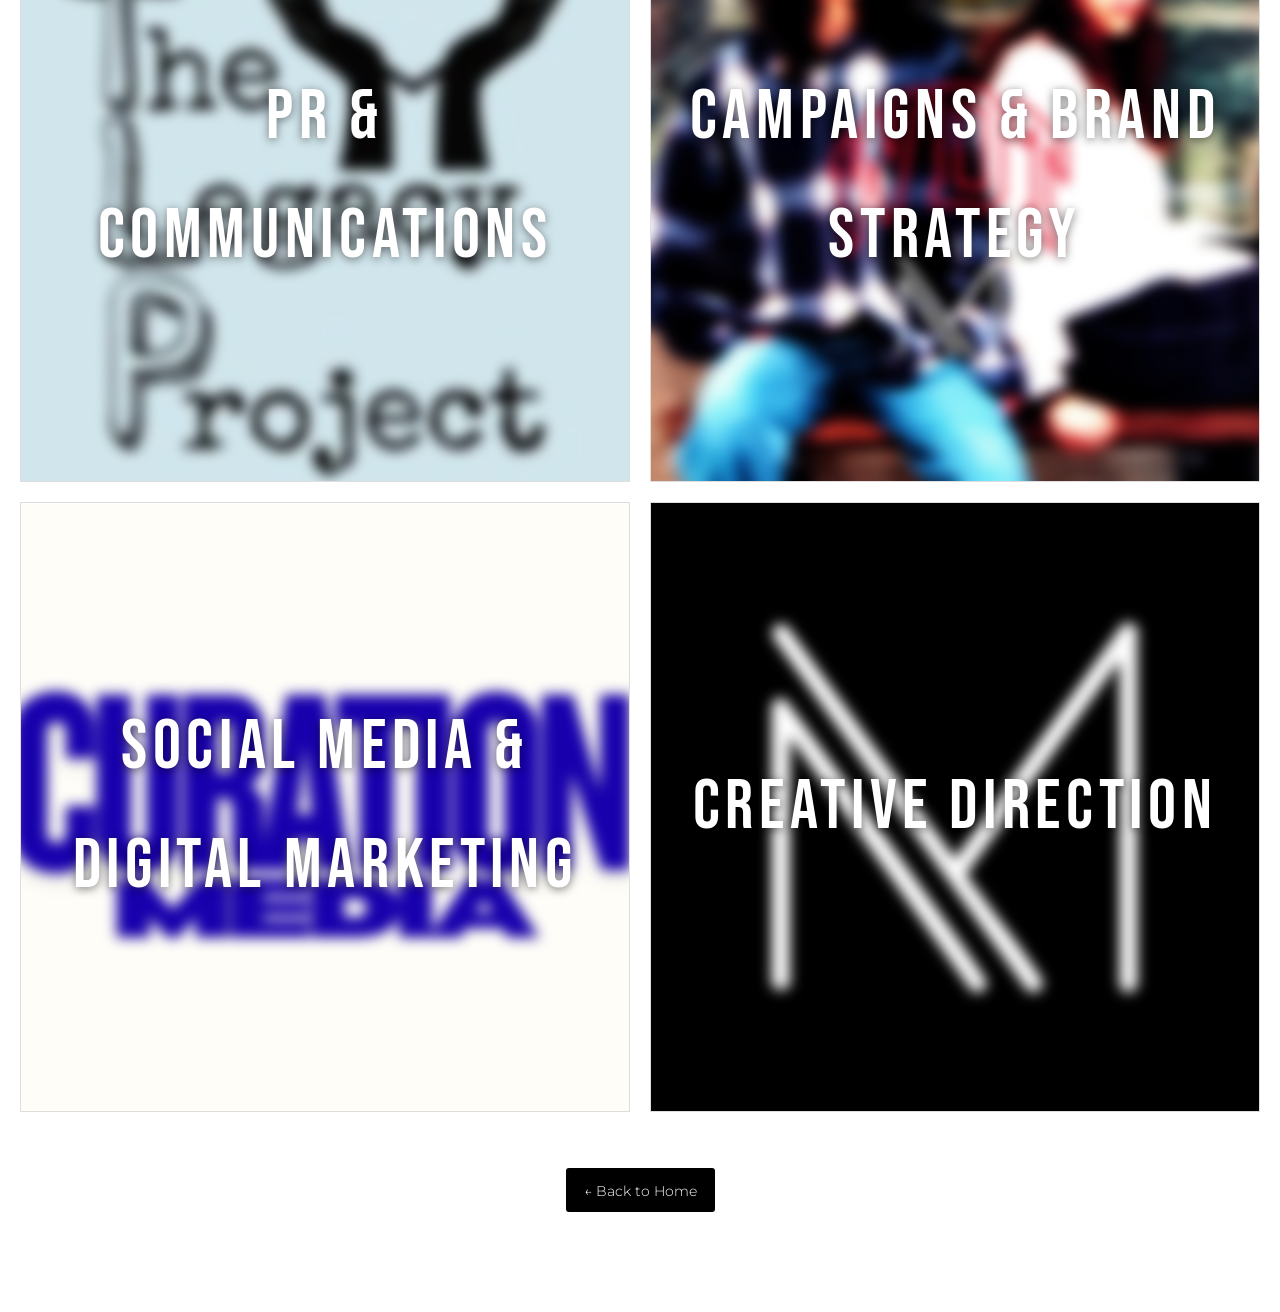
<file: prcommunications.html>
<!DOCTYPE html>
<html lang="en">
<head>
  <meta charset="UTF-8">
  <meta name="viewport" content="width=device-width, initial-scale=1.0">
  <title>PR &amp; Communications | Kelly Chi</title>
  <link rel="icon" type="image/png" href="images/logo.png">
  <link rel="preconnect" href="https://fonts.googleapis.com">
  <link rel="preconnect" href="https://fonts.gstatic.com" crossorigin>
  <link href="https://fonts.googleapis.com/css2?family=Bebas+Neue&family=Montserrat:wght@300;400;500;600&family=Noto+Serif+Display:wght@300;400;500&display=swap" rel="stylesheet">
  <link rel="stylesheet" href="styles.css">
</head>
<body>

  <header class="site-header">
    <div class="header-inner container">
      <h2 class="brand"><a href="index.html">Kelly Chi</a></h2>
      <div class="header-right">
        <a class="header-contact" href="mailto:kchi3@wisc.edu"><span class="roll"><span data-text="Contact me">Contact me</span></span></a>
        <button class="menu-btn" aria-label="Open menu" aria-expanded="false" aria-controls="site-menu">
          <span></span><span></span><span></span>
        </button>
      </div>
      <nav class="menu" id="site-menu">
        <a href="prcommunications.html">PR &amp; Communications</a>
        <a href="campaignsbrandstrategy.html">Campaigns &amp; Brand Strategy</a>
        <a href="socialmediadigitalmarketing.html">Social Media &amp; Digital Marketing</a>
        <a href="creativedirection.html">Creative Direction</a>
      </nav>
    </div>
  </header>

  <main class="container page-content">
    <h1>PR &amp; Communications</h1>

    <section class="project">
      <h2>The Legacy Project, Inc.</h2>
      <p class="project-role">Public Relations &amp; Editorial Storytelling</p>
      <p>Conducted weekly interviews with intergenerational changemaker pairs throughout Summer 2026, transforming their personal experiences into compelling, op-ed-style stories. Secured 3+ published pieces within two months while leading media outreach, developing editorial messaging, and building relationships with news outlets. Amplified the voices of changemakers through relationship-driven storytelling that highlights the value of intergenerational connection.</p>

      <h3 class="sub">Featured Stories</h3>
      <div class="secondary-grid">
        <a class="card" href="https://www.spelman.edu/news/2026/07/60-years-apart-connected-by-spelman-a-sisterhood-that-bridges-generations.html?feature" target="_blank" rel="noopener">
          <div class="card-text">
            <h3>Dr. Thomas &amp; Lauren</h3>
            <p>Spelman College</p>
          </div>
          <div class="card-image img-a"></div>
        </a>
        <a class="card" href="https://thefulcrum.us/bridging-common-ground/connecting-elderly-and-youth" target="_blank" rel="noopener">
          <div class="card-text">
            <h3>Bella &amp; Jean</h3>
            <p>The Fulcrum</p>
          </div>
          <div class="card-image img-b"></div>
        </a>
      </div>

      <h3 class="sub">Press Releases</h3>
      <div class="press-grid">
        <a class="press-item" href="https://docs.google.com/document/d/1jR4bBknojeWbHbQkYgTeWGJQw3wChMBzoSp6GHJ5Vg4/edit?tab=t.0" target="_blank" rel="noopener">
          <span class="press-num">01</span>
          <span>Chicago Cohort Fall 2026 Press Release</span>
        </a>
        <a class="press-item" href="https://docs.google.com/document/d/1wBxv2w-kzo6d9-roEkCutDv7IK__Mm6QDwkvfYbneeA/edit?tab=t.0#heading=h.4t8w2katbvxl" target="_blank" rel="noopener">
          <span class="press-num">02</span>
          <span>Brown Book Launch</span>
        </a>
        <a class="press-item" href="https://docs.google.com/document/d/1BJgWK4phWcuo4EXteM3tAG7X5xApozL-/edit#heading=h.v03msjq91ura" target="_blank" rel="noopener">
          <span class="press-num">03</span>
          <span>TLP - PR Template Standard Materials</span>
        </a>
      </div>
    </section>
  </main>

  <!-- Past Work squares appear again at the bottom of every page -->
  <section class="more-work">
    <h2 class="big-title">Past Work</h2>
    <div class="work-grid">
      <a class="work-tile" href="prcommunications.html">
        <img src="images/tlpmain.png" alt="PR and Communications work">
        <span class="work-label">PR &amp; Communications</span>
      </a>
      <a class="work-tile" href="campaignsbrandstrategy.html">
        <img src="images/wdt3.png" alt="Campaigns and Brand Strategy work">
        <span class="work-label">Campaigns &amp; Brand Strategy</span>
      </a>
      <a class="work-tile" href="socialmediadigitalmarketing.html">
        <img src="images/curation.png" alt="Social Media and Digital Marketing work">
        <span class="work-label">Social Media &amp; Digital Marketing</span>
      </a>
      <a class="work-tile" href="creativedirection.html">
        <img src="images/moda.png" alt="Creative Direction work">
        <span class="work-label">Creative Direction</span>
      </a>
    </div>

    <div class="home-btn-wrap">
      <a class="btn btn-dark" href="index.html"><span class="roll"><span data-text="&larr; Back to Home">&larr; Back to Home</span></span></a>
    </div>
  </section>

  <script src="cursor.js"></script>
  <script src="menu.js"></script>
</body>
</html>
</file>
<file: styles.css>
/* styles.css */

/* Fonts (Bebas Neue, Noto Serif Display, Montserrat) are loaded by the <link> in each HTML file */

/* ===== Base styles ===== */
* { box-sizing: border-box; }

html { scroll-behavior: smooth; scroll-padding-top: 70px; }

body {
  margin: 0;
  font-family: 'Montserrat', 'Helvetica Neue', Arial, sans-serif;
  font-weight: 300;
  line-height: 1.7;
  color: #222;
  background-color: #ffffff;
  overflow-x: hidden;           /* needed for the full-width MODA photos */
}

/* Headings: Bebas Neue */
h1, h2, .brand {
  font-family: 'Bebas Neue', Impact, 'Arial Narrow', sans-serif;
  font-weight: 400;
}

/* Subheadings: Noto Serif Display */
h3, h4, .section-title {
  font-family: 'Noto Serif Display', Georgia, 'Times New Roman', serif;
  font-weight: 400;
}

a { color: inherit; text-decoration: none; }
a:hover { text-decoration: underline; }

img, video { max-width: 100%; height: auto; display: block; }

.container {
  width: min(1000px, 92%);
  margin: 0 auto;
}

/* Large Bebas Neue section headings ("Past Work") */
h2.big-title {
  font-family: 'Bebas Neue', Impact, 'Arial Narrow', sans-serif;
  font-size: clamp(56px, 8vw, 120px);
  font-weight: 400;
  line-height: 1;
  letter-spacing: 0.04em;
  text-align: left;
  text-transform: uppercase;
  margin: 0;
}

/* ===== Full-screen sections ===== */
.features,
.featured {
  min-height: 100vh;
  min-height: 100dvh;
  display: flex;
  flex-direction: column;
  justify-content: center;
}

/* ===== Header (stays at the top, floats over the hero) ===== */
.site-header {
  position: fixed;
  top: 0;
  left: 0;
  width: 100%;
  z-index: 1000;
  border-bottom: 1px solid #eee;
  background: #ffffff;
}

.site-header .container {
  width: 100%;
  max-width: none;
  padding-left: 24px;
  padding-right: 24px;
}

.header-inner {
  position: relative;
  display: flex;
  align-items: center;
  justify-content: space-between;
  padding: 10px 0;
}

.brand {
  margin: 0;
  font-size: 24px;
  font-weight: 400;
  text-transform: uppercase;
  letter-spacing: 0.06em;
  color: #000000;
}
.brand a { color: inherit; }
.brand a:hover { text-decoration: none; }

/* "Contact me" (left of the menu button) + menu button */
.header-right {
  display: flex;
  align-items: center;
  gap: 22px;
}

.header-contact {
  font-family: 'Montserrat', 'Helvetica Neue', Arial, sans-serif;
  font-size: 13px;
  font-weight: 500;
  letter-spacing: 0.12em;
  text-transform: uppercase;
  color: #000000;
}
.header-contact:hover { text-decoration: none; }

/* ===== Menu (top right) ===== */
.menu-btn {
  display: flex;
  flex-direction: column;
  gap: 5px;
  padding: 10px 8px;
  background: none;
  border: 0;
  cursor: pointer;
}

.menu-btn span {
  display: block;
  width: 26px;
  height: 2px;
  background: #000;
  transition: transform 0.25s, opacity 0.25s;
}

/* turns into an X when open */
.menu-btn[aria-expanded="true"] span:nth-child(1) { transform: translateY(7px) rotate(45deg); }
.menu-btn[aria-expanded="true"] span:nth-child(2) { opacity: 0; }
.menu-btn[aria-expanded="true"] span:nth-child(3) { transform: translateY(-7px) rotate(-45deg); }

.menu {
  position: absolute;
  top: 100%;
  right: 0;
  min-width: 280px;
  display: none;
  flex-direction: column;
  background: #ffffff;
  border: 1px solid #eee;
  box-shadow: 0 8px 24px rgba(63, 17, 36, 0.15);
}

.menu.is-open { display: flex; }

.menu a {
  padding: 16px 22px;
  font-size: 13px;
  font-weight: 500;
  text-transform: uppercase;
  letter-spacing: 0.12em;
  color: #3f1124;
  border-bottom: 1px solid #f0f0f0;
}

.menu a:last-child { border-bottom: 0; }
.menu a:hover { background: #f3e3e3; text-decoration: none; }

/* ===== Hero (image background) =====
   Hero 60vh + black photo strip 40vh = exactly one screen on load. */
.hero {
  background-image:
    linear-gradient(rgba(249, 237, 237, 0.65), rgba(255, 255, 255, 0.65)),
    url("images/hero.png");
  background-size: cover;
  background-position: center;
  min-height: 60vh;
  padding-top: 20px;
  display: flex;
  align-items: center;
}

.hero .container {
  width: 96%;
  max-width: none;
}

.hero-content {
  text-align: center;
  padding: 20px 0;
  color: #000000;
}

.hero h1 {
  font-size: min(20vw, 40vh);   /* the vh limit keeps it from pushing the hero taller */
  font-weight: 400;
  line-height: 0.9;
  margin: 0;
  white-space: nowrap;
  letter-spacing: 0.06em;
  padding-left: 0.06em;         /* keeps the name centered */
}

/* Subheading under the name: Montserrat */
.hero-subhead {
  font-family: 'Montserrat', 'Helvetica Neue', Arial, sans-serif;
  margin: 10px 0 0;
  font-size: clamp(12px, 1.3vw, 18px);
  font-weight: 600;
  letter-spacing: 0.12em;
  text-transform: uppercase;
  color: #000000;
}

/* ===== MODA moving photo belt =====
   --h is the strip height. Every photo is the same size, worked out from it. */
.moda-strip {
  --h: 40vh;
  height: var(--h);
  padding: 10px 0;
  overflow: hidden;
  background: #000;
  position: relative;
  isolation: isolate;
}

.moda-track {
  display: flex;
  width: max-content;
  height: 100%;
  animation: moda-scroll 20s linear infinite;  /* lower = faster, higher = slower */
  will-change: transform;
}

.moda-item {
  flex: none;
  margin: 0 20px 0 0;   /* margin on EVERY item keeps the loop math exact */
  width: calc((var(--h) - 20px - 56px) * 0.8);
}

.moda-item img {
  width: 100%;
  aspect-ratio: 4 / 5;
  object-fit: cover;
  max-width: none;
}

.moda-item figcaption {
  padding-top: 6px;
  text-align: center;
  color: #fff;
  font-size: 12px;
  line-height: 1.3;
  letter-spacing: 0.04em;
}

/* The track holds two identical sets; sliding it by half and looping is seamless. */
@keyframes moda-scroll {
  from { transform: translate3d(-50%, 0, 0); }
  to   { transform: translate3d(0, 0, 0); }
}

@media (prefers-reduced-motion: reduce) {
  .moda-strip { overflow-x: auto; }
  .moda-track { animation: none; }
}

/* ===== Buttons ===== */
.btn {
  display: inline-block;
  padding: 10px 18px;
  border-radius: 3px;
  font-size: 14px;
}

.btn-dark {
  background: #000000;
  color: #fff;
}
.btn-dark:hover { background: #000000; text-decoration: none; }

.btn-outline {
  border: 2px solid #000000;
  color: #000000;
  background: transparent;
}
.btn-outline:hover { background: #f3e3e3; text-decoration: none; }

/* ===== Past Work section (home page) ===== */
.features {
  width: 100%;
  padding: 80px 20px 42px;   /* 20px on the left and right */
}

.section-title {
  text-align: center;
  margin: 0;
  font-size: 18px;
  letter-spacing: 0.08em;
  text-transform: uppercase;
}

/* ===== Past Work: 2x2 image tiles =====
   gap = space between squares; width = size of the whole grid. */
.work-grid {
  display: grid;
  grid-template-columns: 1fr 1fr;
  gap: 20px;                    /* space between squares */
  width: 100%;                  /* the section above adds 20px on each side */
  margin: 40px 0 0;
}

.work-tile {
  position: relative;
  display: block;
  aspect-ratio: 1 / 1;          /* keeps every tile square */
  overflow: hidden;             /* stops the blurred edges from spilling out */
  background: #eaeaea;
  border: 1px solid #ddd;
}

.work-tile img {
  width: 100%;
  height: 100%;
  object-fit: cover;
  filter: blur(6px);
  transform: scale(1.08);       /* hides the soft edges the blur creates */
  transition: filter 0.4s ease, transform 0.4s ease;
}

/* clear image on hover or keyboard focus */
.work-tile:hover img,
.work-tile:focus-visible img {
  filter: blur(0);
  transform: scale(1);
}

/* label sits on top, fades out when the image clears */
.work-label {
  position: absolute;
  inset: 0;
  display: grid;
  place-items: center;
  text-align: center;
  padding: 12px;
  font-family: 'Bebas Neue', Impact, sans-serif;
  font-size: clamp(44px, 5.5vw, 88px);   /* text inside the 4 squares */
  letter-spacing: 0.08em;
  text-transform: uppercase;
  color: #fff;
  text-shadow: 0 2px 10px rgba(0, 0, 0, 0.5);
  transition: opacity 0.3s ease;
}

.work-tile:hover .work-label,
.work-tile:focus-visible .work-label {
  opacity: 0;
}

/* phones and tablets have no hover, so show the image clearly */
@media (hover: none) {
  .work-tile img { filter: none; transform: none; }
  .work-label { opacity: 1; }
}

/* Past Work squares repeated at the bottom of every project page */
.more-work {
  padding: 90px 20px 100px;
  border-top: 1px solid #e5ddd5;
  background: #ffffff;
}

/* ===== Featured content ===== */
.featured {
  padding: 80px 0 36px;
  background: #ffffff;
}

.featured .container {
  width: 100%;
  max-width: none;
  padding: 0 20px;
}

.featured video {
  width: 100%;
  margin: 0;
}

.section-lede {
  text-align: left;
  max-width: 680px;
  margin: 10px 0 22px;
  color: #666;
  font-size: 14px;
}

/* ===== Cards (used on the PR page) ===== */
.secondary-grid {
  display: flex;
  gap: 26px;
  max-width: 1000px;
}

.card {
  flex: 1;
  border: 1px solid #eee;
  background: #fff;
  display: grid;
  grid-template-columns: 1fr 1fr;
  color: inherit;
}

/* cards are links: lift slightly on hover instead of underlining */
.card:hover {
  text-decoration: none;
  box-shadow: 0 6px 18px rgba(63, 17, 36, 0.18);
  transform: translateY(-2px);
  transition: box-shadow 0.2s, transform 0.2s;
}

.card-text {
  padding: 18px;
}

.card-text h3 {
  margin: 0 0 8px;
  font-size: 14px;
  text-transform: uppercase;
  letter-spacing: 0.08em;
}

.card-text p {
  margin: 0 0 14px;
  color: #666;
  font-size: 14px;
}

.card-image {
  min-height: 160px;
  background-size: cover;
  background-position: center;
}

.img-a {
  background-image: url("images/TL.png");    /* Dr. Thomas & Lauren */
}
.img-b {
  background-image: url("images/BJ.png");    /* Bella & Jean */
}

/* ===== Intro (headshot left, text right; sits right after the MODA belt) ===== */
.intro {
  width: min(1100px, 92%);
  margin: 0 auto;
  padding: 90px 0;
  display: grid;
  grid-template-columns: minmax(240px, 380px) 1fr;
  gap: clamp(28px, 5vw, 70px);
  align-items: center;
}

.headshot {
  width: 100%;
  aspect-ratio: 4 / 5;          /* portrait */
  object-fit: cover;
  border-radius: 0;             /* square corners */
  background: #eaeaea;
}

/* description uses your heading font (Bebas Neue) */
.about-text {
  font-family: 'Bebas Neue', Impact, 'Arial Narrow', sans-serif;
  font-size: clamp(30px, 4.2vw, 60px);
  line-height: 1.1;
  letter-spacing: 0.04em;
  margin: 0;
  color: #000;
}

.intro-text {
  display: flex;
  flex-direction: column;
  align-items: stretch;
  gap: 18px;
}

.intro-hi {
  font-family: 'Noto Serif Display', Georgia, 'Times New Roman', serif;
  font-size: clamp(18px, 2vw, 28px);
  letter-spacing: 0.04em;
  margin: 0;
  color: #000;
}

/* "Let's connect": no button outline, just a line as wide as the text above it */
.connect-link {
  display: block;
  width: 100%;
  margin-top: 14px;
  padding: 0 0 14px;
  border-bottom: 1px solid #000;
  font-family: 'Montserrat', 'Helvetica Neue', Arial, sans-serif;
  font-size: 16px;
  font-weight: 400;
  letter-spacing: 0.04em;
  color: #000;
}
.connect-link:hover { text-decoration: none; }

/* ===== CTA (Let's Chat): fills the screen ===== */
.cta {
  min-height: 100vh;
  min-height: 100dvh;
  display: flex;
  flex-direction: column;
  justify-content: center;
  background: #ffffff;
  padding: 60px 0;
}

.cta-inner.container {
  width: 96%;
  max-width: none;
  text-align: center;
}

/* Big "Let's Chat!" heading */
.cta-inner h2 {
  margin: 0 0 34px;
  font-size: min(18vw, 42vh);   /* raise the numbers for even bigger text */
  line-height: 0.95;
  font-weight: 400;
  white-space: nowrap;
}

/* "Back to Home" button under the Past Work squares */
.home-btn-wrap {
  text-align: center;
  margin-top: 56px;
}

/* ===== Footer (same image background as the hero) ===== */
.site-footer {
  background-image:
    linear-gradient(rgba(249, 237, 237, 0.65), rgba(255, 255, 255, 0.65)),
    url("images/hero.png");
  background-size: cover;
  background-position: center;
  border-top: 1px solid #eee;
  padding: 60px 0;
  color: #000000;
}

.site-footer ul {
  list-style: none;
  margin: 0;
  padding: 0;
  font-size: 13px;
  color: #000000;
  text-align: right;
}
.site-footer li { margin: 4px 0; }

.footer-inner {
  display: flex;
  gap: 24px;
  justify-content: flex-end;   /* contact list sits in the bottom right */
}

/* ===== Project pages ===== */
.page-content {
  width: 100%;
  max-width: none;
  padding: 120px 20px 60px;   /* 20px left and right, same as the grid */
}

.page-content h1 {
  font-size: clamp(44px, 7vw, 90px);
  line-height: 1;
  margin: 0 0 30px;
}

.project {
  padding: 50px 0;
  border-top: 1px solid #e5ddd5;
}

.project h2 {
  font-size: clamp(32px, 4vw, 52px);
  line-height: 1.05;
  margin: 0 0 6px;
}

/* bigger titles on project pages (e.g. "Mock & Co.") */
.project h2.big-title {
  font-size: clamp(56px, 8vw, 120px);
  text-align: left;
  margin: 0 0 8px;
}

.project-role {
  font-family: 'Noto Serif Display', Georgia, serif;
  font-size: 16px;
  letter-spacing: 0.06em;
  color: #666;
  margin: 0 0 18px;
}

.project p { max-width: 760px; }

.sub {
  margin: 34px 0 14px;
  font-size: 14px;
  letter-spacing: 0.15em;
  text-transform: uppercase;
}

/* campaign impact numbers */
.stats { list-style: none; margin: 0 0 30px; padding: 0; }
.stats li { padding: 8px 0; border-bottom: 1px solid #e5ddd5; max-width: 760px; }
.stats strong {
  font-family: 'Bebas Neue', Impact, sans-serif;
  font-size: 32px;
  font-weight: 400;
  margin-right: 8px;
}

/* image slots: gray box until you add the photo */
.gallery {
  display: grid;
  grid-template-columns: repeat(auto-fill, minmax(190px, 1fr));
  gap: 20px;
  margin-top: 20px;
}
.gallery img {
  width: 100%;
  aspect-ratio: 4 / 5;
  object-fit: cover;
  background: #eaeaea;
  border: 1px solid #ddd;
}
.gallery-2 { grid-template-columns: repeat(2, 1fr); }
.gallery-3 { grid-template-columns: repeat(3, 1fr); }

/* full-screen-width rectangular photos (MODA shoots on Creative Direction) */
.gallery-full {
  display: grid;
  gap: 12px;
  width: calc(100% + 40px);
  margin: 20px 0 0 -20px;      /* edge to edge */
}
.gallery-full img {
  width: 100%;
  aspect-ratio: 16 / 9;                /* rectangular; use object-fit: contain to show whole photos */
  object-fit: cover;
  background: #eaeaea;
}

/* full-screen-width graphics, two per row (MODA graphics) */
.gallery-full-2 {
  display: grid;
  grid-template-columns: 1fr 1fr;
  gap: 12px;
  align-items: start;
  width: calc(100% + 40px);
  margin: 20px 0 0 -20px;      /* edge to edge */
}
.gallery-full-2 img {
  width: 100%;
  height: auto;                        /* keeps each graphic's own shape, no cropping */
  background: #eaeaea;
}

/* Curation: 3 large portrait photos in a row, then landscape photos stacked */
.curation-portrait {
  display: grid;
  grid-template-columns: repeat(3, 1fr);
  gap: 20px;
  margin-top: 20px;
}
.curation-portrait img {
  width: 100%;
  aspect-ratio: 3 / 4;
  object-fit: cover;
  background: #eaeaea;
}

.curation-landscape {
  display: grid;
  gap: 20px;
  margin-top: 20px;
}
.curation-landscape img {
  width: 100%;
  aspect-ratio: 16 / 9;
  max-height: calc(100dvh - 100px);   /* never taller than the screen */
  object-fit: cover;
  background: #eaeaea;
}

/* vertical (TikTok-style) video next to photos */
.media-row {
  display: flex;
  gap: 20px;
  align-items: stretch;
  margin-top: 20px;
}
.video-vertical {
  height: calc(100dvh - 120px);      /* fits the screen height */
  width: auto;
  aspect-ratio: 9 / 16;
  flex: none;
  max-width: 50%;
  background: #000;
  object-fit: cover;
}
.media-row .gallery {
  flex: 1;
  margin-top: 0;
  height: calc(100dvh - 120px);      /* same height as the video */
  grid-template-rows: 100%;
}
.media-row .gallery img {
  height: 100%;
  aspect-ratio: auto;
  object-fit: cover;
}

/* two videos side by side (UGC) */
.video-row {
  display: flex;
  flex-wrap: wrap;
  gap: 20px;
  margin-top: 20px;
}
.video-row video {
  height: 500px;          /* width adjusts to each video's shape */
  width: auto;
  max-width: 100%;
  background: #000;
}

/* full-width campaign videos */
.feature-video {
  display: block;
  width: 100%;
  max-height: calc(100dvh - 100px);   /* whole video fits on screen */
  object-fit: contain;
  background: #000;
  margin: 20px 0;
}

/* press release slots */
.press-grid { display: grid; gap: 10px; max-width: 760px; }
.press-item {
  display: flex;
  align-items: center;
  gap: 16px;
  padding: 16px 20px;
  background: #fff;
  border: 1px solid #eee;
}
.press-item:hover { box-shadow: 0 6px 18px rgba(63, 17, 36, 0.18); text-decoration: none; }
.press-num { font-family: 'Bebas Neue', Impact, sans-serif; font-size: 28px; color: #999; }

/* ===== Button text scroll effect =====
   Text is wrapped as <span class="roll"><span data-text="Same text">Same text</span></span>.
   On hover the text slides up and a copy slides in from below, so it looks like it scrolls in place. */
.roll {
  display: inline-block;
  overflow: hidden;
  vertical-align: bottom;
  line-height: 1.5;
}
.roll > span {
  display: block;
  position: relative;
  transition: transform 0.45s cubic-bezier(0.7, 0, 0.2, 1);
}
.roll > span::after {
  content: attr(data-text);
  position: absolute;
  left: 0;
  top: 100%;
  width: 100%;
  white-space: nowrap;
}
a:hover .roll > span,
a:focus-visible .roll > span {
  transform: translateY(-100%);
}

@media (prefers-reduced-motion: reduce) {
  .roll > span { transition: none; }
}

/* ===== Mobile ===== */
@media (max-width: 700px) {
  .site-header { position: static; }
  html { scroll-padding-top: 0; }
  .features, .featured, .cta { min-height: auto; }
  .hero { min-height: 60vh; padding-top: 0; }
  .hero h1 { font-size: 20vw; }
  .moda-strip { --h: 40vh; }
  .secondary-grid { flex-direction: column; }
  .card { grid-template-columns: 1fr; }
  .menu { min-width: 240px; }
  .media-row { flex-direction: column; }
  .video-row video { height: auto; width: 100%; }
  .gallery-3 { grid-template-columns: repeat(2, 1fr); }
  .curation-portrait { grid-template-columns: 1fr; }
  .video-vertical { height: auto; width: 100%; max-width: none; }
  .media-row .gallery { height: auto; grid-template-rows: auto; }
  .media-row .gallery img { height: auto; aspect-ratio: 4 / 5; }
  .intro { grid-template-columns: 1fr; }
  .header-right { gap: 12px; }
}

/* ===== Custom cursor (a circle under the normal arrow, created by cursor.js) ===== */
.cursor-dot {
  position: fixed;
  top: 0;
  left: 0;
  width: 10px;
  height: 10px;
  margin: -5px 0 0 -5px;        /* always half the size, so the dot stays centered */
  border-radius: 50%;
  background: #fff;
  pointer-events: none;
  z-index: 9999;
  opacity: 0;
  mix-blend-mode: difference;   /* inverts on normal sections */
  transition: opacity 0.25s, width 0.2s, height 0.2s, margin 0.2s;
}

.cursor-dot.is-visible { opacity: 1; }

/* bigger over links, buttons and cards */
.cursor-dot.is-hover {
  width: 15px;
  height: 15px;
  margin: -7.5px 0 0 -7.5px;
}

/* over photos and video: small, soft, no inversion.
   Keep this LAST so it wins over .is-visible and .is-hover. */
.cursor-dot.is-image {
  width: 15px;
  height: 15px;
  margin: -7.5px 0 0 -7.5px;
  mix-blend-mode: normal;
  background: #fff;             /* change to #000 for black */
  opacity: 0.55;                /* lower = fainter */
}

/* MW photos on the Campaigns page: same full-width format as the videos */
.feature-image {
  display: block;
  width: 100%;
  max-height: calc(100dvh - 100px);   /* whole photo fits on screen */
  object-fit: contain;
  background: #000;
  margin: 20px 0;
}
</file>
